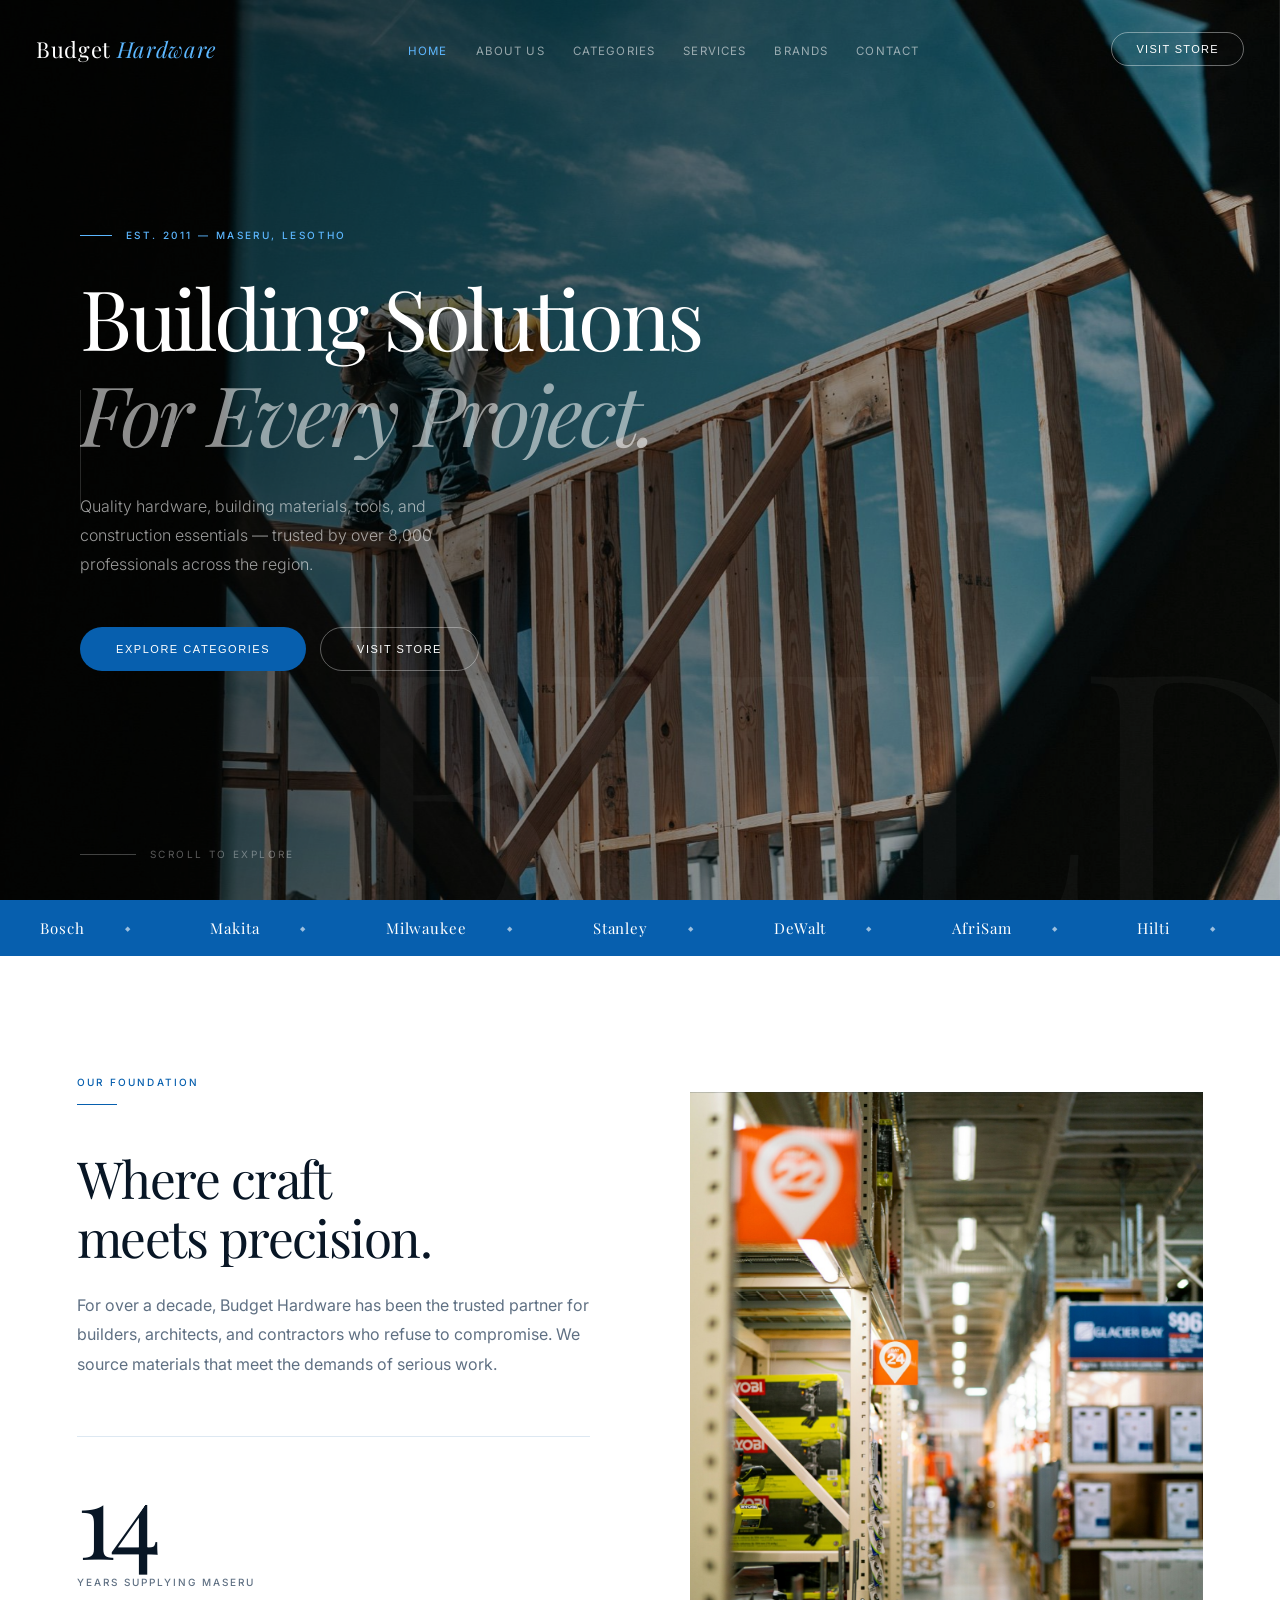
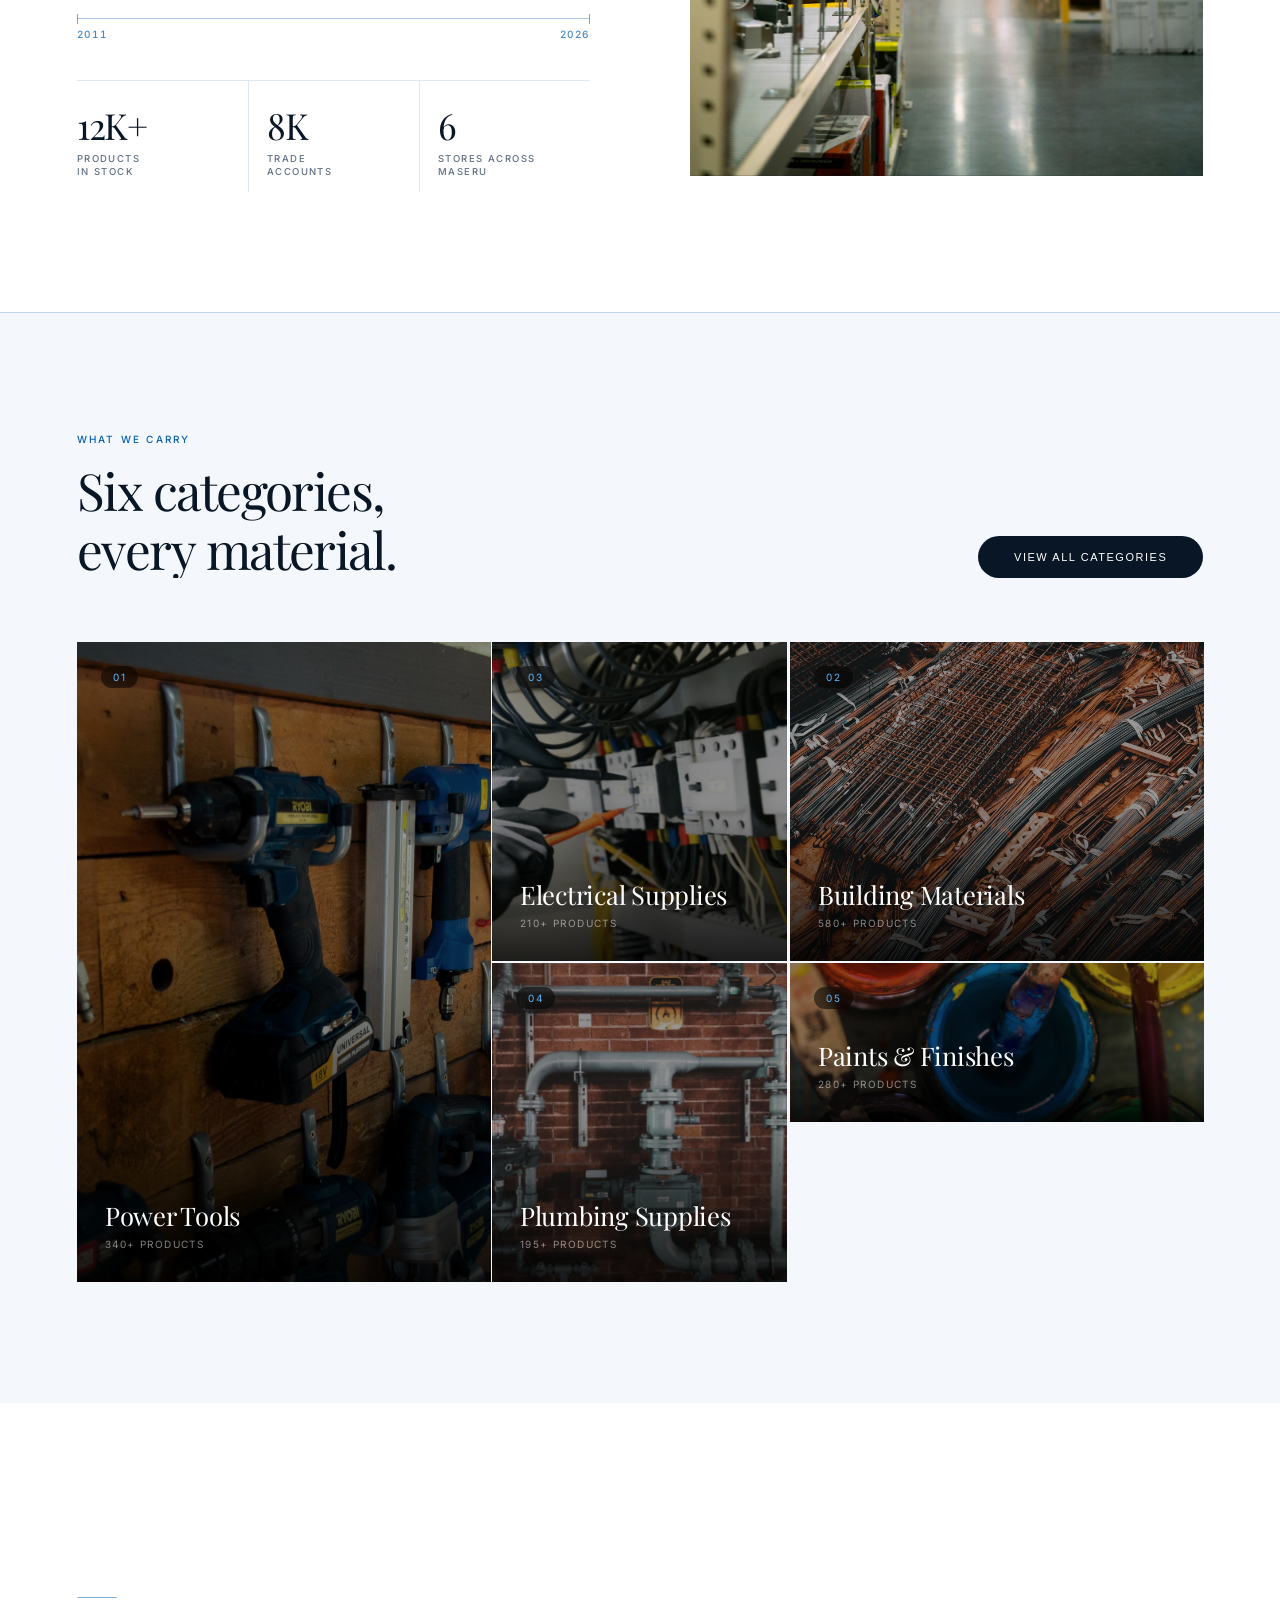
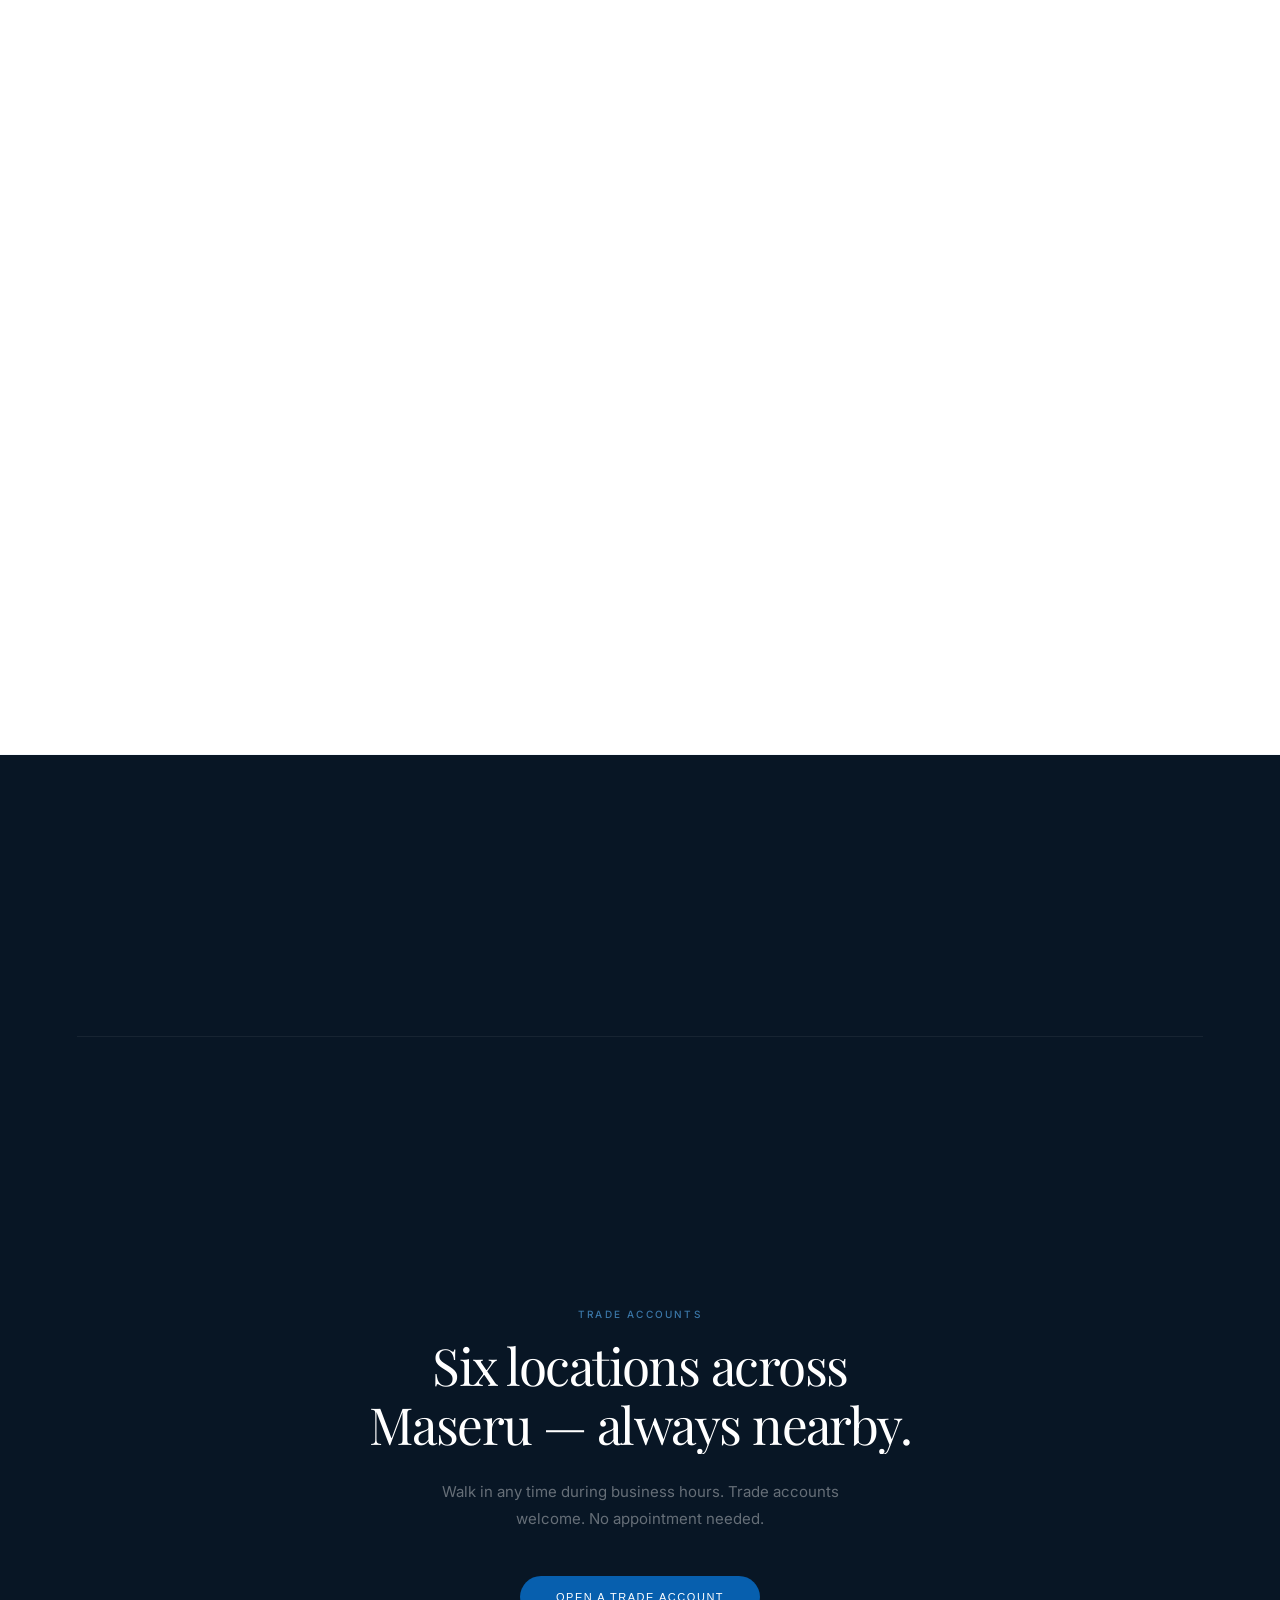
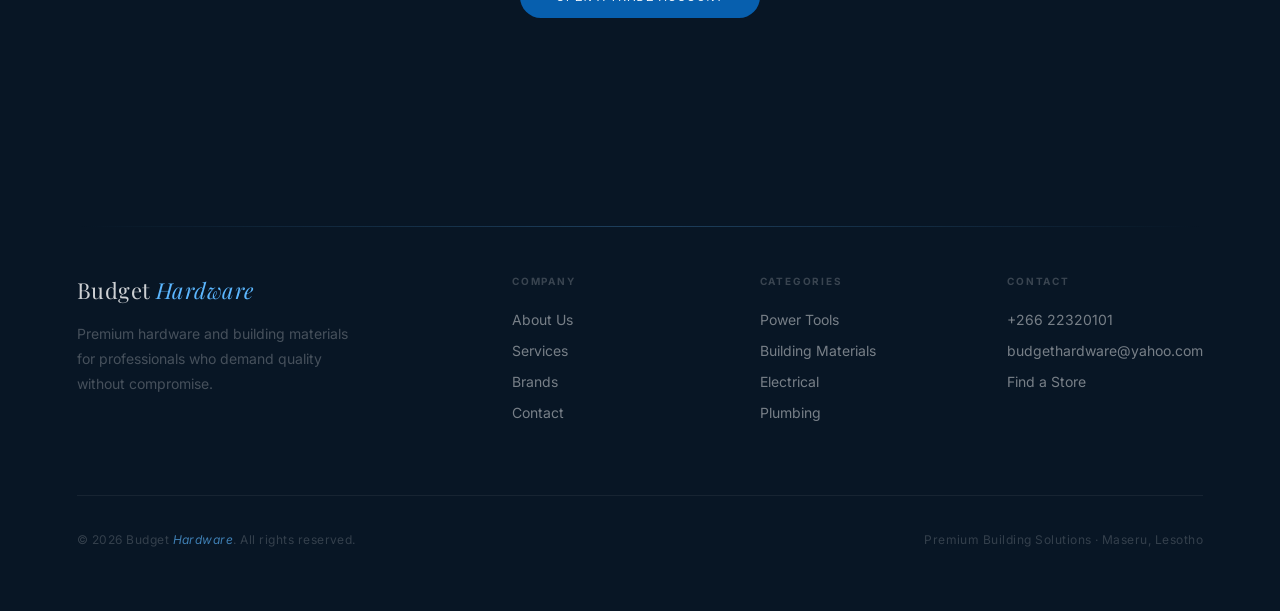
<file: Budget-Hardware-Website/index.html>
<!DOCTYPE html>
<html lang="en">
<head>
<meta charset="UTF-8"/>
<meta name="viewport" content="width=device-width, initial-scale=1.0"/>
<title>Budget Hardware — Premium Hardware & Building Solutions</title>
<link rel="preconnect" href="https://fonts.googleapis.com"/>
<link rel="preconnect" href="https://fonts.gstatic.com" crossorigin/>
<link href="https://fonts.googleapis.com/css2?family=Inter:wght@300;400;500;600&family=Playfair+Display:ital,wght@0,400;0,500;1,400&display=swap" rel="stylesheet"/>
<link rel="stylesheet" href="css/style.css?v=22"/>
</head>
<body data-page="home">

<a class="skip-link" href="#main">Skip to content</a>

<nav id="nav" class="transparent">
  <div class="nav-inner">
    <a class="nav-logo" href="index.html">Budget <em>Hardware</em></a>
    <ul class="nav-links">
      <li><a href="index.html" data-page="home">Home</a></li>
      <li><a href="about.html" data-page="about">About Us</a></li>
      <li><a href="categories.html" data-page="categories">Categories</a></li>
      <li><a href="services.html" data-page="services">Services</a></li>
      <li><a href="brands.html" data-page="brands">Brands</a></li>
      <li><a href="contact.html" data-page="contact">Contact</a></li>
    </ul>
    <button class="nav-cta" onclick="goPage('contact')">Visit Store</button>
    <button class="nav-menu-btn" id="navMenuBtn" aria-label="Open menu" aria-expanded="false" aria-controls="navMobilePanel"><span></span><span></span></button>
  </div>
</nav>

<div class="nav-mobile-backdrop" id="navMobileBackdrop"></div>
<div class="nav-mobile-panel" id="navMobilePanel" aria-label="Site menu">
  <p class="nav-mobile-eyebrow">Menu</p>
  <ul class="nav-mobile-links">
    <li><a href="index.html" data-page="home" class="active">Home</a></li>
    <li><a href="about.html" data-page="about">About Us</a></li>
    <li><a href="categories.html" data-page="categories">Categories</a></li>
    <li><a href="services.html" data-page="services">Services</a></li>
    <li><a href="brands.html" data-page="brands">Brands</a></li>
    <li><a href="contact.html" data-page="contact">Contact</a></li>
  </ul>
  <div class="nav-mobile-foot">
    <div class="nav-mobile-foot-rule"></div>
    <p class="nav-mobile-foot-label">Maseru Store</p>
    <p class="nav-mobile-foot-addr">23 Motsoene Road,<br>Behind Industrial Area Post Office</p>
    <a href="tel:+26622320101">+266 22320101</a>
    <a href="mailto:budgethardware@yahoo.com">budgethardware@yahoo.com</a>
    <button class="nav-mobile-cta" onclick="goPage('contact')">
      Get directions
      <svg viewBox="0 0 24 24" stroke-width="2" aria-hidden="true"><path d="M5 12h14M12 5l7 7-7 7"/></svg>
    </button>
  </div>
</div>

<main class="page active" id="main" data-page-id="home">

  <!-- HERO -->
  <section style="padding:0;margin:0;" class="hero">
    <div class="hero-bg" id="heroBg"></div>
    <div class="hero-overlay"></div>
    <div class="hero-word">BUILD</div>
    <div class="hero-line"></div>
    <div class="hero-content">
      <p class="hero-eyebrow">Est. 2011 — Maseru, Lesotho</p>
      <h1 class="hero-h1">Building Solutions <br class="br-lg"><em>For Every Project.</em></h1>
      <p class="hero-sub">Quality hardware, building materials, tools, and construction essentials — trusted by over 8,000 professionals across the region.</p>
      <div class="hero-btns">
        <button class="btn-primary" onclick="goPage('categories')">Explore Categories</button>
        <button class="btn-ghost" onclick="goPage('contact')">Visit Store</button>
      </div>
    </div>
    <div class="hero-scroll">
      <div class="scroll-line"></div>
      <span class="scroll-label">Scroll to explore</span>
    </div>
  </section>

  <!-- MARQUEE -->
  <div class="marquee-strip">
    <div class="marquee-track">
      <span class="marquee-item">Bosch</span>
      <span class="marquee-item">Makita</span>
      <span class="marquee-item">Milwaukee</span>
      <span class="marquee-item">Stanley</span>
      <span class="marquee-item">DeWalt</span>
      <span class="marquee-item">AfriSam</span>
      <span class="marquee-item">Hilti</span>
      <span class="marquee-item">Sika</span>
      <span class="marquee-item">Schneider</span>
      <span class="marquee-item">Grohe</span>
      <span class="marquee-item">3M</span>
      <span class="marquee-item">Knauf</span>
    </div>
  </div>

  <!-- INTRO -->
  <section class="intro">
    <div class="intro-grid">
      <div>
        <p class="section-eyebrow reveal">Our Foundation</p>
        <div class="divider reveal reveal-delay-1"></div>
        <h2 class="section-h2 reveal reveal-delay-1">Where craft <br class="br-lg">meets precision.</h2>
        <p class="section-body reveal reveal-delay-2">For over a decade, Budget Hardware has been the trusted partner for builders, architects, and contractors who refuse to compromise. We source materials that meet the demands of serious work.</p>
        <div class="foundation reveal reveal-delay-3">
          <div class="foundation-hero">
            <div class="foundation-figure" data-count>15</div>
            <p class="foundation-legend">Years supplying Maseru</p>
            <div class="dimension" aria-hidden="true"></div>
            <div class="dimension-ends"><span>2011</span><span>2026</span></div>
          </div>
          <ul class="foundation-marks">
            <li><a href="categories.html"><span class="mark-num" data-count>12K+</span><span class="mark-label">Products<br>in stock</span></a></li>
            <li><span class="mark-num" data-count>8K</span><span class="mark-label">Trade<br>accounts</span></li>
            <li><a href="contact.html"><span class="mark-num" data-count>6</span><span class="mark-label">Stores across<br>Maseru</span></a></li>
          </ul>
        </div>
      </div>
      <!-- img-curtain wraps the slideshow for the curtain reveal -->
      <div class="intro-img-wrap img-curtain reveal-right">
        <img class="intro-img active" src="images/intro1.jpg" alt="Warehouse interior" loading="lazy"/>
        <img class="intro-img" src="images/intro2.jpg" alt="Power tools" loading="lazy"/>
        <img class="intro-img" src="images/intro3.jpg" alt="Building materials" loading="lazy"/>
      </div>
    </div>
  </section>

  <div class="seam seam-full"></div>

  <!-- CATEGORIES — Bento Magazine -->
  <section class="cats-strip">
    <div class="cats-header reveal">
      <div>
        <p class="section-eyebrow">What We Carry</p>
        <h2 class="section-h2">Six categories, <br class="br-lg">every material.</h2>
      </div>
      <button class="btn-dark" onclick="goPage('categories')">View All Categories</button>
    </div>

    <div class="cats-magazine">
      <!-- Col 1: tall -->
      <a class="cat-card pop pop-l" href="categories.html" style="--pop:0">
        <img src="images/powertools.jpg" alt="Power Tools" loading="lazy"/>
        <div class="cat-card-overlay"></div>
        <span class="cat-label">01</span>
        <div class="cat-arrow"><svg viewBox="0 0 24 24" stroke-width="1.5"><path d="M5 12h14M12 5l7 7-7 7"/></svg></div>
        <div class="cat-info"><div class="cat-name">Power Tools</div><div class="cat-count">340+ products</div></div>
      </a>

      <!-- Col 2: two stacked -->
      <div class="cats-col-stacked">
        <a class="cat-card pop pop-l" href="categories.html" style="--pop:2">
          <img src="images/electricalsupplies.jpg" alt="Electrical Supplies" loading="lazy"/>
          <div class="cat-card-overlay"></div>
          <span class="cat-label">03</span>
          <div class="cat-arrow"><svg viewBox="0 0 24 24" stroke-width="1.5"><path d="M5 12h14M12 5l7 7-7 7"/></svg></div>
          <div class="cat-info"><div class="cat-name">Electrical Supplies</div><div class="cat-count">210+ products</div></div>
        </a>
        <a class="cat-card pop pop-r" href="categories.html" style="--pop:3">
          <img src="images/plumbing.jpg" alt="Plumbing" loading="lazy"/>
          <div class="cat-card-overlay"></div>
          <span class="cat-label">04</span>
          <div class="cat-arrow"><svg viewBox="0 0 24 24" stroke-width="1.5"><path d="M5 12h14M12 5l7 7-7 7"/></svg></div>
          <div class="cat-info"><div class="cat-name">Plumbing Supplies</div><div class="cat-count">195+ products</div></div>
        </a>
      </div>

      <!-- Col 3: half + two mini -->
      <div class="cats-col-stacked">
        <a class="cat-card pop pop-r" href="categories.html" style="--pop:1">
          <img src="images/buildingmaterials.jpg" alt="Building Materials" loading="lazy"/>
          <div class="cat-card-overlay"></div>
          <span class="cat-label">02</span>
          <div class="cat-arrow"><svg viewBox="0 0 24 24" stroke-width="1.5"><path d="M5 12h14M12 5l7 7-7 7"/></svg></div>
          <div class="cat-info"><div class="cat-name">Building Materials</div><div class="cat-count">580+ products</div></div>
        </a>
        <div class="cats-col-stacked">
          <a class="cat-card pop pop-l" href="categories.html" style="--pop:4">
            <img src="images/paint-finishes.jpg" alt="Paints" loading="lazy"/>
            <div class="cat-card-overlay"></div>
            <span class="cat-label">05</span>
            <div class="cat-arrow"><svg viewBox="0 0 24 24" stroke-width="1.5"><path d="M5 12h14M12 5l7 7-7 7"/></svg></div>
            <div class="cat-info"><div class="cat-name">Paints & Finishes</div><div class="cat-count">280+ products</div></div>
          </a>
          <a class="cat-card pop pop-r" href="categories.html" style="--pop:5">
            <img src="images/safety.jpg" alt="Safety Equipment" loading="lazy"/>
            <div class="cat-card-overlay"></div>
            <span class="cat-label">06</span>
            <div class="cat-arrow"><svg viewBox="0 0 24 24" stroke-width="1.5"><path d="M5 12h14M12 5l7 7-7 7"/></svg></div>
            <div class="cat-info"><div class="cat-name">Safety Equipment</div><div class="cat-count">150+ products</div></div>
          </a>
        </div>
      </div>
    </div>
  </section>

  <div class="seam seam-full"></div>

  <!-- FEATURE SPLIT -->
  <section class="feature-split">
    <div class="feature-split-inner">
      <div>
        <p class="section-eyebrow reveal">Why Budget Hardware</p>
        <div class="divider reveal reveal-delay-1"></div>
        <h2 class="section-h2 reveal reveal-delay-1">Built for the professionals who build everything else.</h2>
        <p class="section-body reveal reveal-delay-2">From residential renovations to commercial construction, Budget Hardware supports every scale of project with sourcing depth, expert consultation, and reliable delivery.</p>
        <div class="feature-list stagger">
          <div class="feature-item reveal"><span class="feature-dot"></span><span class="feature-text">Expert product sourcing — if we don't have it, we'll find it within 48 hours</span></div>
          <div class="feature-item reveal"><span class="feature-dot"></span><span class="feature-text">Same-day bulk order fulfilment for verified contractor accounts</span></div>
          <div class="feature-item reveal"><span class="feature-dot"></span><span class="feature-text">Dedicated project consultation and material quantity planning</span></div>
          <div class="feature-item reveal"><span class="feature-dot"></span><span class="feature-text">GPS-tracked fleet delivery across the region — on your schedule</span></div>
        </div>
      </div>
      <!-- img-curtain + depth-far on feature image -->
      <div class="img-curtain reveal-right depth-far">
        <img class="feature-img" src="https://images.unsplash.com/photo-1565008447742-97f6f38c985c?w=800&q=80" alt="Modern construction project" loading="lazy"/>
      </div>
    </div>
  </section>

  <div class="seam seam-full"></div>

  <!-- BRANDS MINI -->
  <section class="brands-mini">
    <div class="brands-mini-inner">
      <p class="section-eyebrow reveal">Trusted Partners</p>
      <h2 class="section-h2 reveal reveal-delay-1">The industry's best, <br class="br-lg">all in one place.</h2>
      <div class="brands-row">
        <a class="brand-logo reveal reveal-delay-1" href="brands.html">Bosch</a>
        <a class="brand-logo reveal reveal-delay-2" href="brands.html">Makita</a>
        <a class="brand-logo reveal reveal-delay-2" href="brands.html">Milwaukee</a>
        <a class="brand-logo reveal reveal-delay-3" href="brands.html">Stanley</a>
        <a class="brand-logo reveal reveal-delay-3" href="brands.html">DeWalt</a>
        <a class="brand-logo reveal reveal-delay-4" href="brands.html">AfriSam</a>
      </div>
    </div>
  </section>

  <!-- CTA DARK -->
  <section class="band band-dark band-center">
    <p class="section-eyebrow reveal" style="color:rgba(var(--blue-light-rgb),0.6)">Trade Accounts</p>
    <h2 class="section-h2 reveal reveal-delay-1" style="color:#fff;margin-bottom:24px">Six locations across Maseru — always nearby.</h2>
    <p class="band-lede reveal reveal-delay-2">Walk in any time during business hours. Trade accounts welcome. No appointment needed.</p>
    <button class="btn-primary reveal reveal-delay-3" onclick="goPage('contact')">Open a Trade Account</button>
  </section>

  <footer>
    <div class="footer-inner">
      <div class="footer-gold-line"></div>
      <div class="footer-top">
        <div>
          <div class="footer-brand">Budget <em>Hardware</em></div>
          <p class="footer-tagline">Premium hardware and building materials for professionals who demand quality without compromise.</p>
        </div>
        <div class="footer-col"><h4>Company</h4><a href="about.html">About Us</a><a href="services.html">Services</a><a href="brands.html">Brands</a><a href="contact.html">Contact</a></div>
        <div class="footer-col"><h4>Categories</h4><a href="categories.html">Power Tools</a><a href="categories.html">Building Materials</a><a href="categories.html">Electrical</a><a href="categories.html">Plumbing</a></div>
        <div class="footer-col"><h4>Contact</h4><a href="tel:+26622320101">+266 22320101</a><a href="mailto:budgethardware@yahoo.com">budgethardware@yahoo.com</a><a href="contact.html">Find a Store</a></div>
      </div>
      <div class="footer-bottom">
        <span class="footer-copy">© 2026 Budget <em>Hardware</em>. All rights reserved.</span>
        <span class="footer-copy">Premium Building Solutions · Maseru, Lesotho</span>
      </div>
    </div>
  </footer>
</main>

<!-- WhatsApp float — appears once the hero is scrolled past -->
<a class="wa-float" id="waFloat" href="https://wa.me/26622320101?text=Hi%20Budget%20Hardware%2C%20I%27d%20like%20to%20ask%20about%20" target="_blank" rel="noopener" aria-label="Chat with us on WhatsApp">
  <svg viewBox="0 0 24 24" aria-hidden="true"><path d="M17.47 14.38c-.3-.15-1.75-.86-2.02-.96-.27-.1-.47-.15-.67.15-.2.3-.77.96-.94 1.16-.17.2-.35.22-.64.07-.3-.15-1.25-.46-2.38-1.47-.88-.78-1.48-1.75-1.65-2.05-.17-.3-.02-.46.13-.6.13-.13.3-.35.45-.52.15-.17.2-.3.3-.5.1-.2.05-.37-.02-.52-.08-.15-.67-1.6-.92-2.2-.24-.58-.49-.5-.67-.51h-.57c-.2 0-.52.07-.8.37-.27.3-1.04 1.02-1.04 2.48s1.07 2.88 1.22 3.08c.15.2 2.1 3.2 5.08 4.49.71.3 1.26.49 1.69.63.71.22 1.36.19 1.87.12.57-.09 1.75-.72 2-1.41.25-.69.25-1.28.17-1.41-.07-.13-.27-.2-.57-.35M12.05 21.8h-.02a9.8 9.8 0 0 1-4.99-1.37l-.36-.21-3.71.97.99-3.62-.23-.37a9.78 9.78 0 0 1-1.5-5.22c0-5.4 4.4-9.8 9.82-9.8 2.62 0 5.08 1.03 6.93 2.88a9.74 9.74 0 0 1 2.87 6.93c0 5.4-4.4 9.8-9.8 9.8M20.5 3.49A11.74 11.74 0 0 0 12.05 0C5.5 0 .18 5.32.17 11.86c0 2.09.55 4.13 1.59 5.93L.07 24l6.35-1.66a11.9 11.9 0 0 0 5.67 1.44h.01c6.54 0 11.86-5.32 11.87-11.86a11.8 11.8 0 0 0-3.47-8.43"/></svg>
</a>
<script src="js/main.js?v=22"></script>
</body>
</html>
</file>
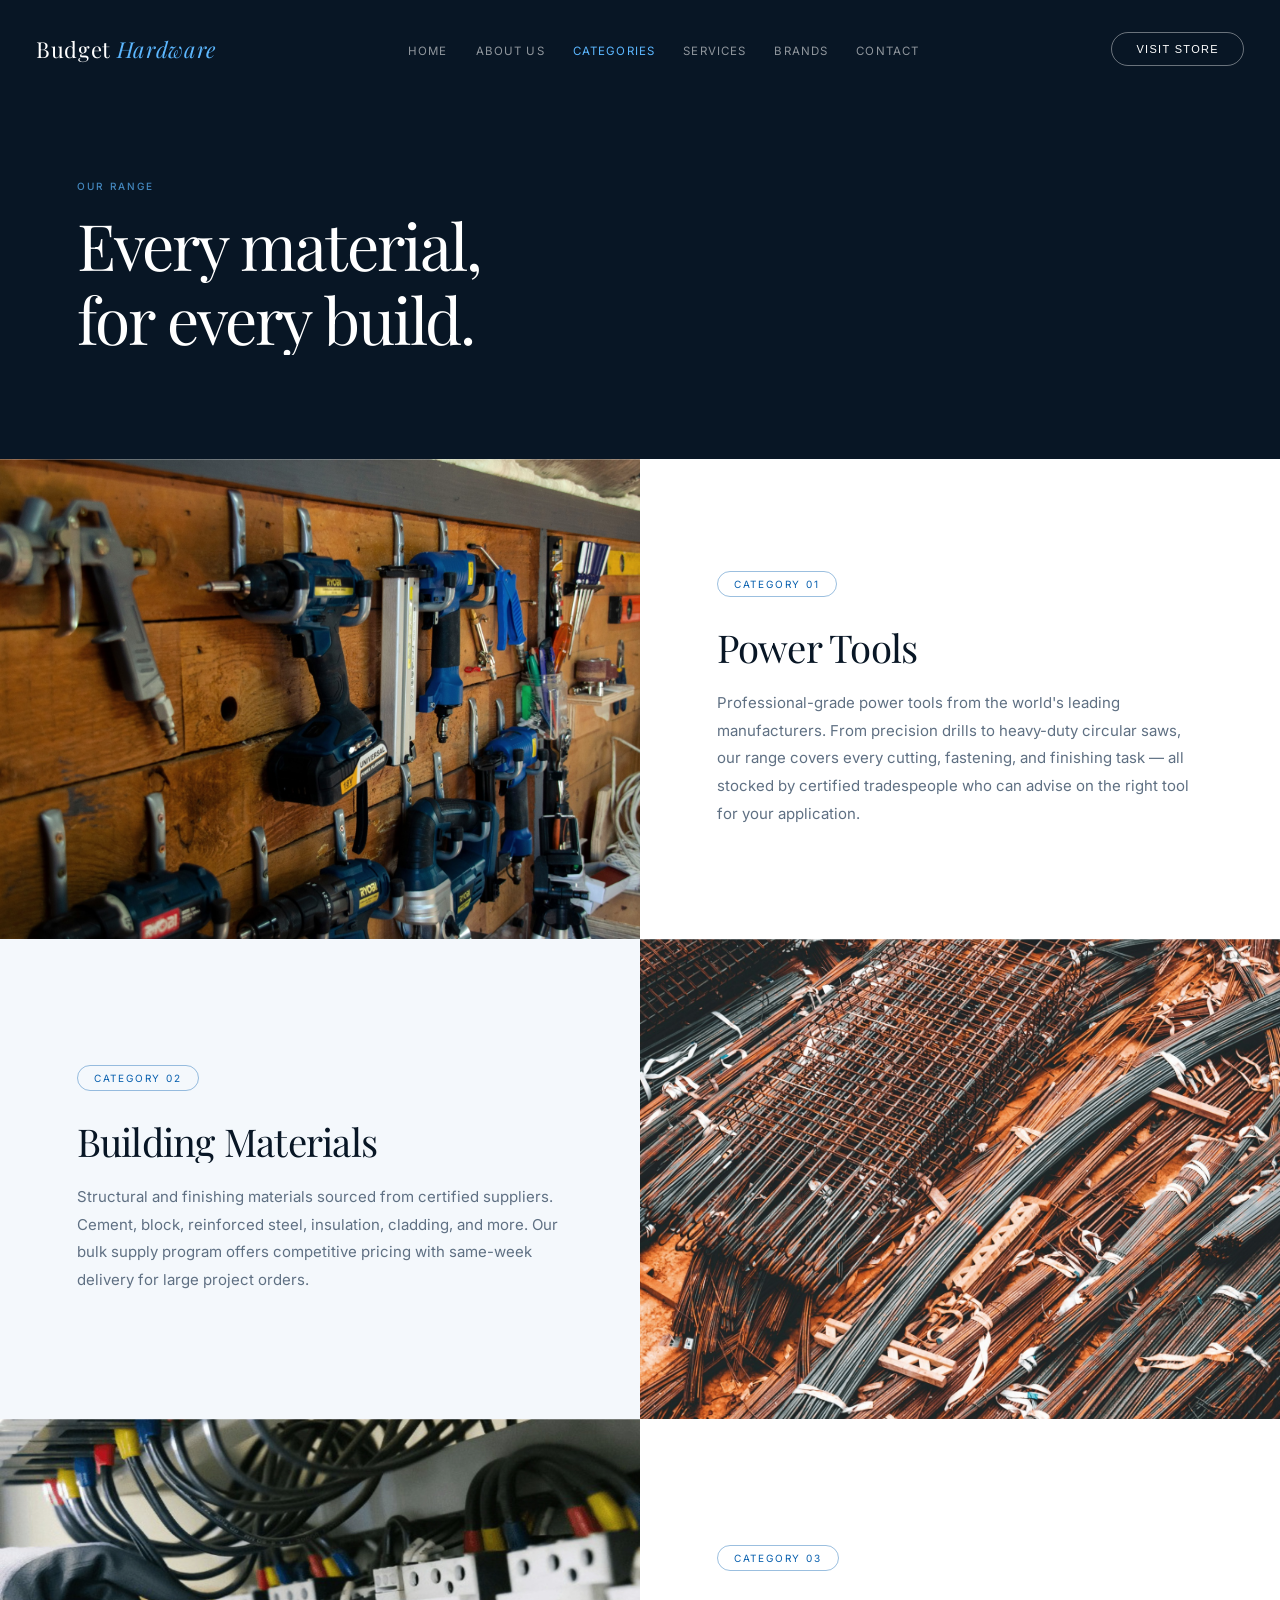
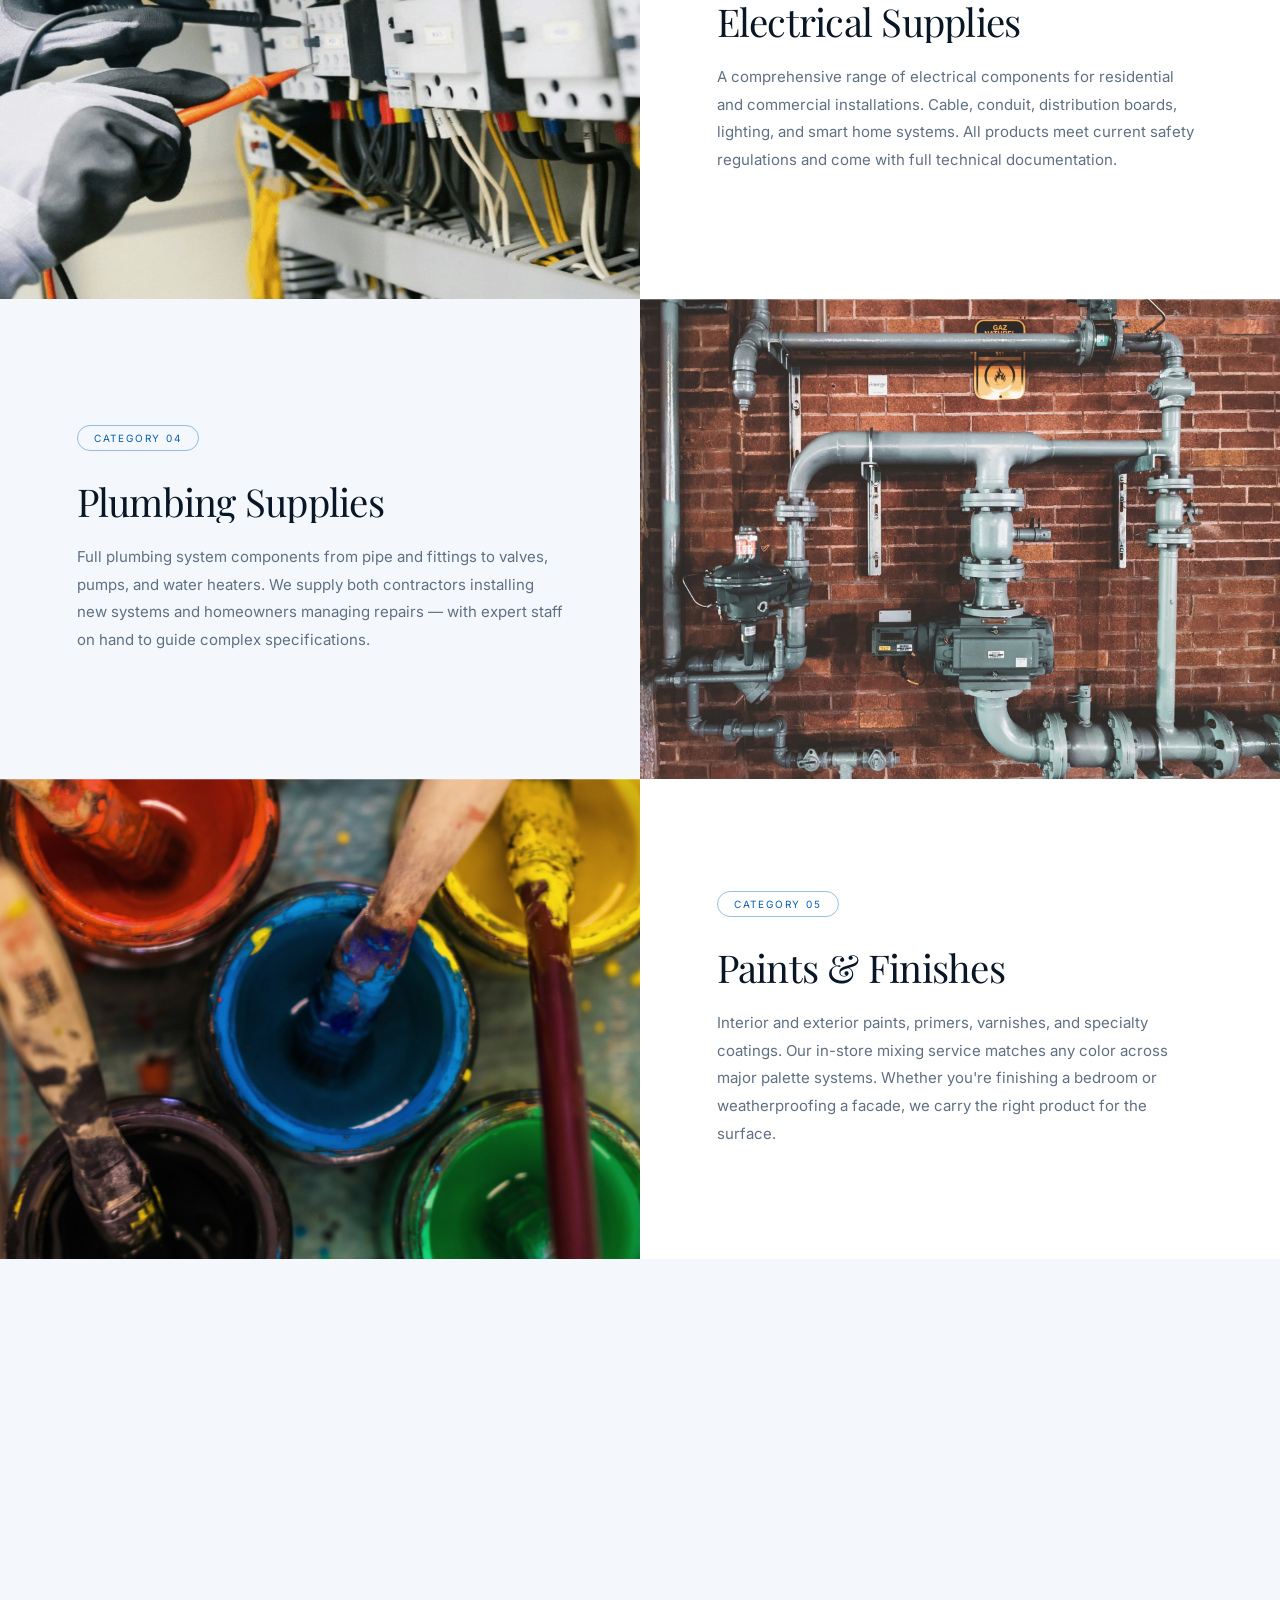
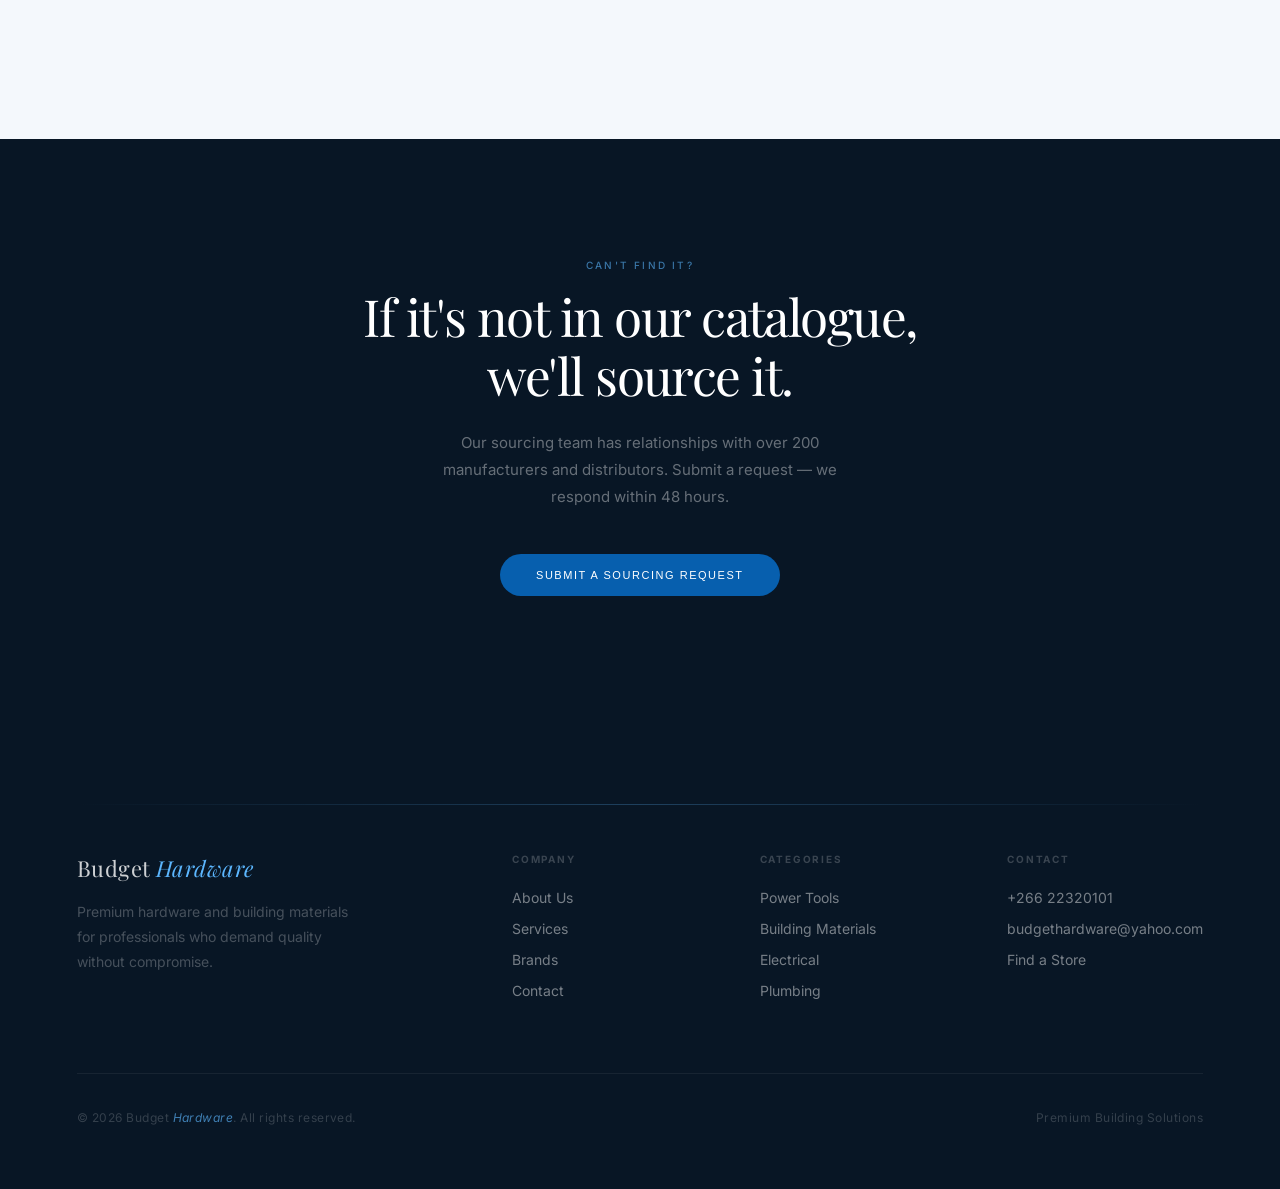
<file: Budget-Hardware-Website/categories.html>
<!DOCTYPE html>
<html lang="en">
<head>
<meta charset="UTF-8"/>
<meta name="viewport" content="width=device-width, initial-scale=1.0"/>
<title>Categories — Budget Hardware</title>
<link rel="preconnect" href="https://fonts.googleapis.com"/>
<link rel="preconnect" href="https://fonts.gstatic.com" crossorigin/>
<link href="https://fonts.googleapis.com/css2?family=Inter:wght@300;400;500;600&family=Playfair+Display:ital,wght@0,400;0,500;1,400&display=swap" rel="stylesheet"/>
<link rel="stylesheet" href="css/style.css?v=22"/>
</head>
<body data-page="categories">

<a class="skip-link" href="#main">Skip to content</a>

<nav id="nav" class="transparent">
  <div class="nav-inner">
    <a class="nav-logo" href="index.html">Budget <em>Hardware</em></a>
    <ul class="nav-links">
      <li><a href="index.html" data-page="home">Home</a></li>
      <li><a href="about.html" data-page="about">About Us</a></li>
      <li><a href="categories.html" data-page="categories">Categories</a></li>
      <li><a href="services.html" data-page="services">Services</a></li>
      <li><a href="brands.html" data-page="brands">Brands</a></li>
      <li><a href="contact.html" data-page="contact">Contact</a></li>
    </ul>
    <button class="nav-cta" onclick="goPage('contact')">Visit Store</button>
    <button class="nav-menu-btn" id="navMenuBtn" aria-label="Open menu" aria-expanded="false" aria-controls="navMobilePanel"><span></span><span></span></button>
  </div>
</nav>

<div class="nav-mobile-backdrop" id="navMobileBackdrop"></div>
<div class="nav-mobile-panel" id="navMobilePanel" aria-label="Site menu">
  <p class="nav-mobile-eyebrow">Menu</p>
  <ul class="nav-mobile-links">
    <li><a href="index.html" data-page="home">Home</a></li>
    <li><a href="about.html" data-page="about">About Us</a></li>
    <li><a href="categories.html" data-page="categories" class="active">Categories</a></li>
    <li><a href="services.html" data-page="services">Services</a></li>
    <li><a href="brands.html" data-page="brands">Brands</a></li>
    <li><a href="contact.html" data-page="contact">Contact</a></li>
  </ul>
  <div class="nav-mobile-foot">
    <div class="nav-mobile-foot-rule"></div>
    <p class="nav-mobile-foot-label">Maseru Store</p>
    <p class="nav-mobile-foot-addr">23 Motsoene Road,<br>Behind Industrial Area Post Office</p>
    <a href="tel:+26622320101">+266 22320101</a>
    <a href="mailto:budgethardware@yahoo.com">budgethardware@yahoo.com</a>
    <button class="nav-mobile-cta" onclick="goPage('contact')">
      Get directions
      <svg viewBox="0 0 24 24" stroke-width="2" aria-hidden="true"><path d="M5 12h14M12 5l7 7-7 7"/></svg>
    </button>
  </div>
</div>

<main class="page active" id="main" data-page-id="categories">
  <div class="cats-page-hero">
    <p class="section-eyebrow" style="color:rgba(var(--blue-light-rgb),0.7)">Our Range</p>
    <h1 class="section-h2 page-title">Every material, <br class="br-lg">for every build.</h1>
  </div>

  <div class="cats-full">
    <!-- Each cat-full-img gets img-curtain for the curtain wipe reveal -->
    <div class="cat-full-item">
      <div class="cat-full-img img-curtain reveal-left"><img src="images/powertools.jpg" alt="Power Tools" loading="lazy"/></div>
      <div class="cat-full-text reveal-right">
        <span class="cat-tag">Category 01</span>
        <h3 class="cat-full-h3">Power Tools</h3>
        <p class="cat-full-p">Professional-grade power tools from the world's leading manufacturers. From precision drills to heavy-duty circular saws, our range covers every cutting, fastening, and finishing task — all stocked by certified tradespeople who can advise on the right tool for your application.</p>
      </div>
    </div>
    <div class="cat-full-item">
      <div class="cat-full-img img-curtain reveal-right"><img src="images/buildingmaterials.jpg" alt="Building Materials" loading="lazy"/></div>
      <div class="cat-full-text reveal-left">
        <span class="cat-tag">Category 02</span>
        <h3 class="cat-full-h3">Building Materials</h3>
        <p class="cat-full-p">Structural and finishing materials sourced from certified suppliers. Cement, block, reinforced steel, insulation, cladding, and more. Our bulk supply program offers competitive pricing with same-week delivery for large project orders.</p>
      </div>
    </div>
    <div class="cat-full-item">
      <div class="cat-full-img img-curtain reveal-left"><img src="images/electricalsupplies.jpg" alt="Electrical Supplies" loading="lazy"/></div>
      <div class="cat-full-text reveal-right">
        <span class="cat-tag">Category 03</span>
        <h3 class="cat-full-h3">Electrical Supplies</h3>
        <p class="cat-full-p">A comprehensive range of electrical components for residential and commercial installations. Cable, conduit, distribution boards, lighting, and smart home systems. All products meet current safety regulations and come with full technical documentation.</p>
      </div>
    </div>
    <div class="cat-full-item">
      <div class="cat-full-img img-curtain reveal-right"><img src="images/plumbing.jpg" alt="Plumbing" loading="lazy"/></div>
      <div class="cat-full-text reveal-left">
        <span class="cat-tag">Category 04</span>
        <h3 class="cat-full-h3">Plumbing Supplies</h3>
        <p class="cat-full-p">Full plumbing system components from pipe and fittings to valves, pumps, and water heaters. We supply both contractors installing new systems and homeowners managing repairs — with expert staff on hand to guide complex specifications.</p>
      </div>
    </div>
    <div class="cat-full-item">
      <div class="cat-full-img img-curtain reveal-left"><img src="images/paint-finishes.jpg" alt="Paints" loading="lazy"/></div>
      <div class="cat-full-text reveal-right">
        <span class="cat-tag">Category 05</span>
        <h3 class="cat-full-h3">Paints & Finishes</h3>
        <p class="cat-full-p">Interior and exterior paints, primers, varnishes, and specialty coatings. Our in-store mixing service matches any color across major palette systems. Whether you're finishing a bedroom or weatherproofing a facade, we carry the right product for the surface.</p>
      </div>
    </div>
    <div class="cat-full-item">
      <div class="cat-full-img img-curtain reveal-right"><img src="images/safety.jpg" alt="Safety Equipment" loading="lazy"/></div>
      <div class="cat-full-text reveal-left">
        <span class="cat-tag">Category 06</span>
        <h3 class="cat-full-h3">Safety Equipment</h3>
        <p class="cat-full-p">Site safety is non-negotiable. We supply helmets, harnesses, gloves, eye protection, high-visibility workwear, and fall arrest systems — all meeting current safety standards and priced for teams ordering in bulk.</p>
      </div>
    </div>
  </div>

  <section class="band band-dark band-center">
    <p class="section-eyebrow reveal" style="color:rgba(var(--blue-light-rgb),0.6)">Can't Find It?</p>
    <h2 class="section-h2 reveal reveal-delay-1" style="color:#fff;margin-bottom:24px">If it's not in our catalogue, we'll source it.</h2>
    <p class="band-lede reveal reveal-delay-2">Our sourcing team has relationships with over 200 manufacturers and distributors. Submit a request — we respond within 48 hours.</p>
    <button class="btn-primary reveal reveal-delay-3" onclick="goPage('contact')">Submit a Sourcing Request</button>
  </section>

  <footer>
    <div class="footer-inner">
      <div class="footer-accent-line"></div>
      <div class="footer-top">
        <div><div class="footer-brand">Budget <em>Hardware</em></div><p class="footer-tagline">Premium hardware and building materials for professionals who demand quality without compromise.</p></div>
        <div class="footer-col"><h4>Company</h4><a href="about.html">About Us</a><a href="services.html">Services</a><a href="brands.html">Brands</a><a href="contact.html">Contact</a></div>
        <div class="footer-col"><h4>Categories</h4><a href="categories.html">Power Tools</a><a href="categories.html">Building Materials</a><a href="categories.html">Electrical</a><a href="categories.html">Plumbing</a></div>
        <div class="footer-col"><h4>Contact</h4><a href="tel:+26622320101">+266 22320101</a><a href="mailto:budgethardware@yahoo.com">budgethardware@yahoo.com</a><a href="contact.html">Find a Store</a></div>
      </div>
      <div class="footer-bottom"><span class="footer-copy">© 2026 Budget <em>Hardware</em>. All rights reserved.</span><span class="footer-copy">Premium Building Solutions</span></div>
    </div>
  </footer>
</main>

<!-- WhatsApp float — appears once the hero is scrolled past -->
<a class="wa-float" id="waFloat" href="https://wa.me/26622320101?text=Hi%20Budget%20Hardware%2C%20I%27d%20like%20to%20ask%20about%20" target="_blank" rel="noopener" aria-label="Chat with us on WhatsApp">
  <svg viewBox="0 0 24 24" aria-hidden="true"><path d="M17.47 14.38c-.3-.15-1.75-.86-2.02-.96-.27-.1-.47-.15-.67.15-.2.3-.77.96-.94 1.16-.17.2-.35.22-.64.07-.3-.15-1.25-.46-2.38-1.47-.88-.78-1.48-1.75-1.65-2.05-.17-.3-.02-.46.13-.6.13-.13.3-.35.45-.52.15-.17.2-.3.3-.5.1-.2.05-.37-.02-.52-.08-.15-.67-1.6-.92-2.2-.24-.58-.49-.5-.67-.51h-.57c-.2 0-.52.07-.8.37-.27.3-1.04 1.02-1.04 2.48s1.07 2.88 1.22 3.08c.15.2 2.1 3.2 5.08 4.49.71.3 1.26.49 1.69.63.71.22 1.36.19 1.87.12.57-.09 1.75-.72 2-1.41.25-.69.25-1.28.17-1.41-.07-.13-.27-.2-.57-.35M12.05 21.8h-.02a9.8 9.8 0 0 1-4.99-1.37l-.36-.21-3.71.97.99-3.62-.23-.37a9.78 9.78 0 0 1-1.5-5.22c0-5.4 4.4-9.8 9.82-9.8 2.62 0 5.08 1.03 6.93 2.88a9.74 9.74 0 0 1 2.87 6.93c0 5.4-4.4 9.8-9.8 9.8M20.5 3.49A11.74 11.74 0 0 0 12.05 0C5.5 0 .18 5.32.17 11.86c0 2.09.55 4.13 1.59 5.93L.07 24l6.35-1.66a11.9 11.9 0 0 0 5.67 1.44h.01c6.54 0 11.86-5.32 11.87-11.86a11.8 11.8 0 0 0-3.47-8.43"/></svg>
</a>
<script src="js/main.js?v=22"></script>
</body>
</html>
</file>
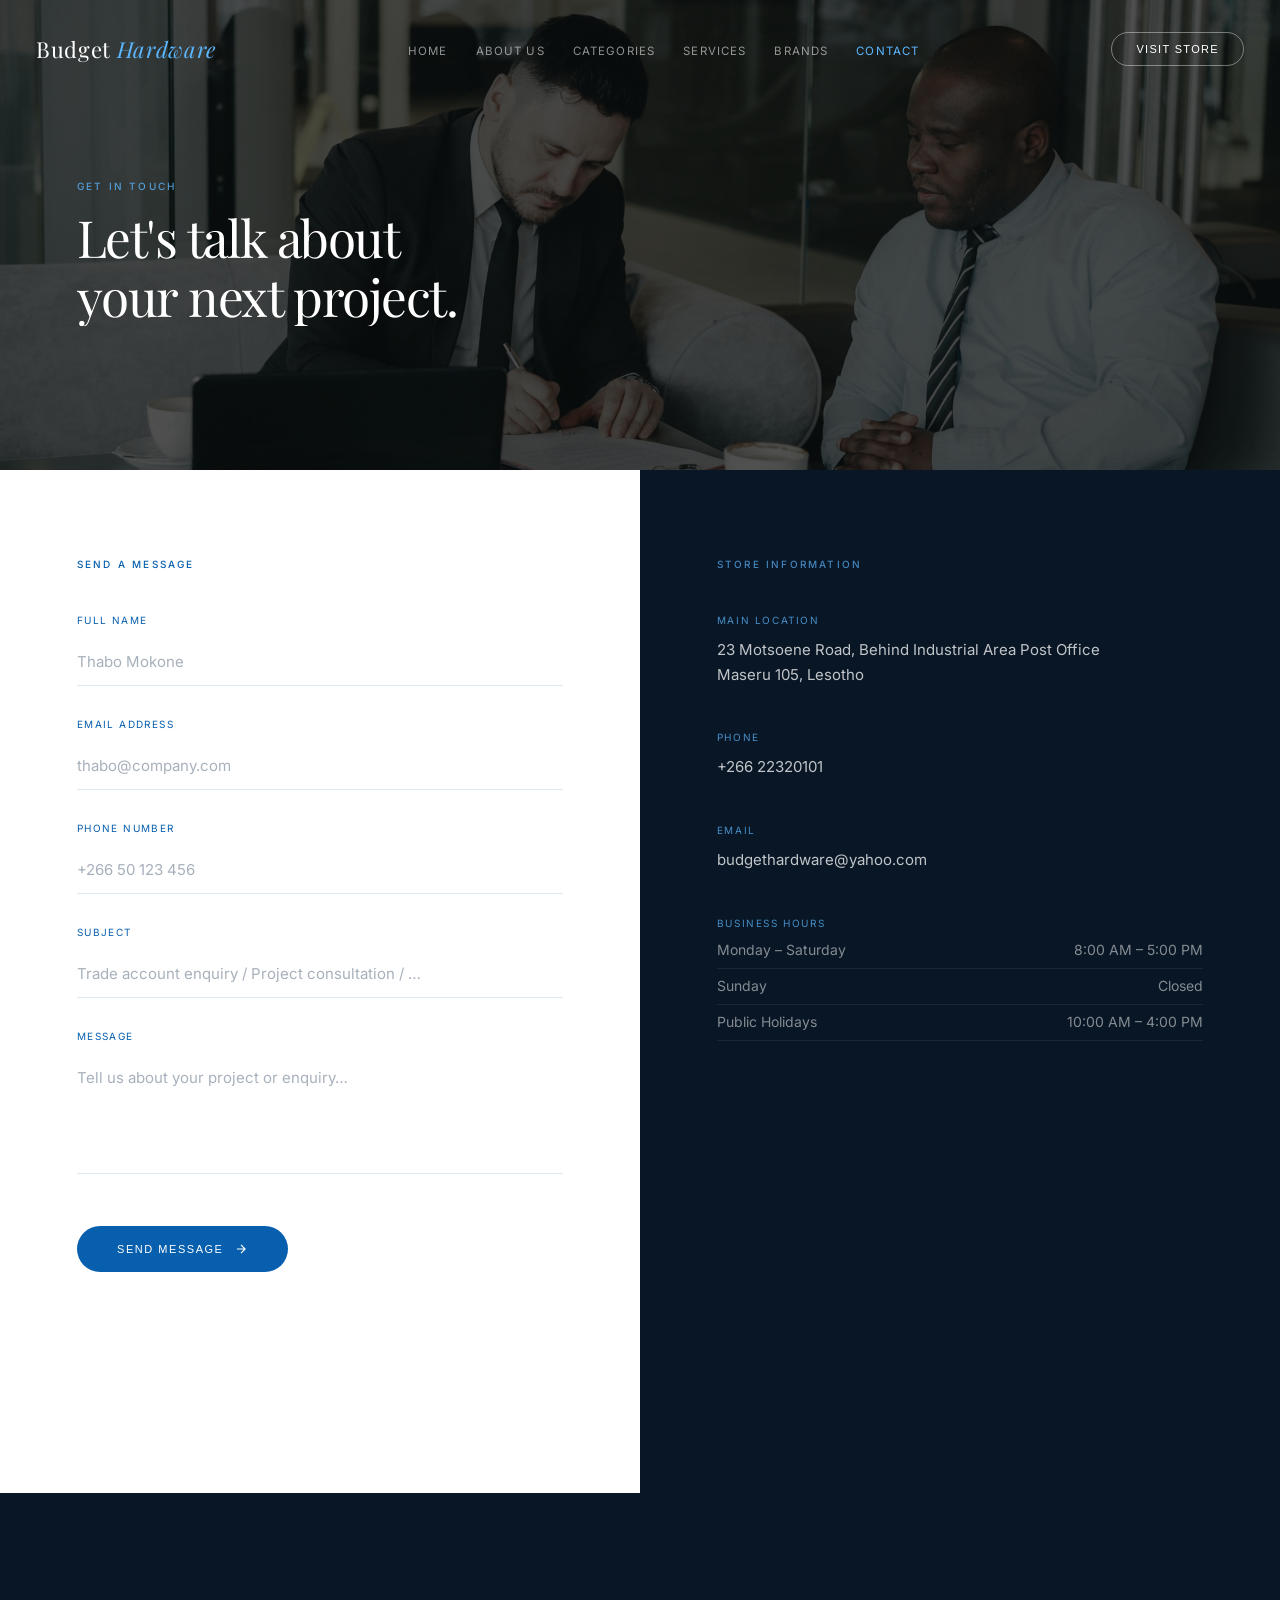
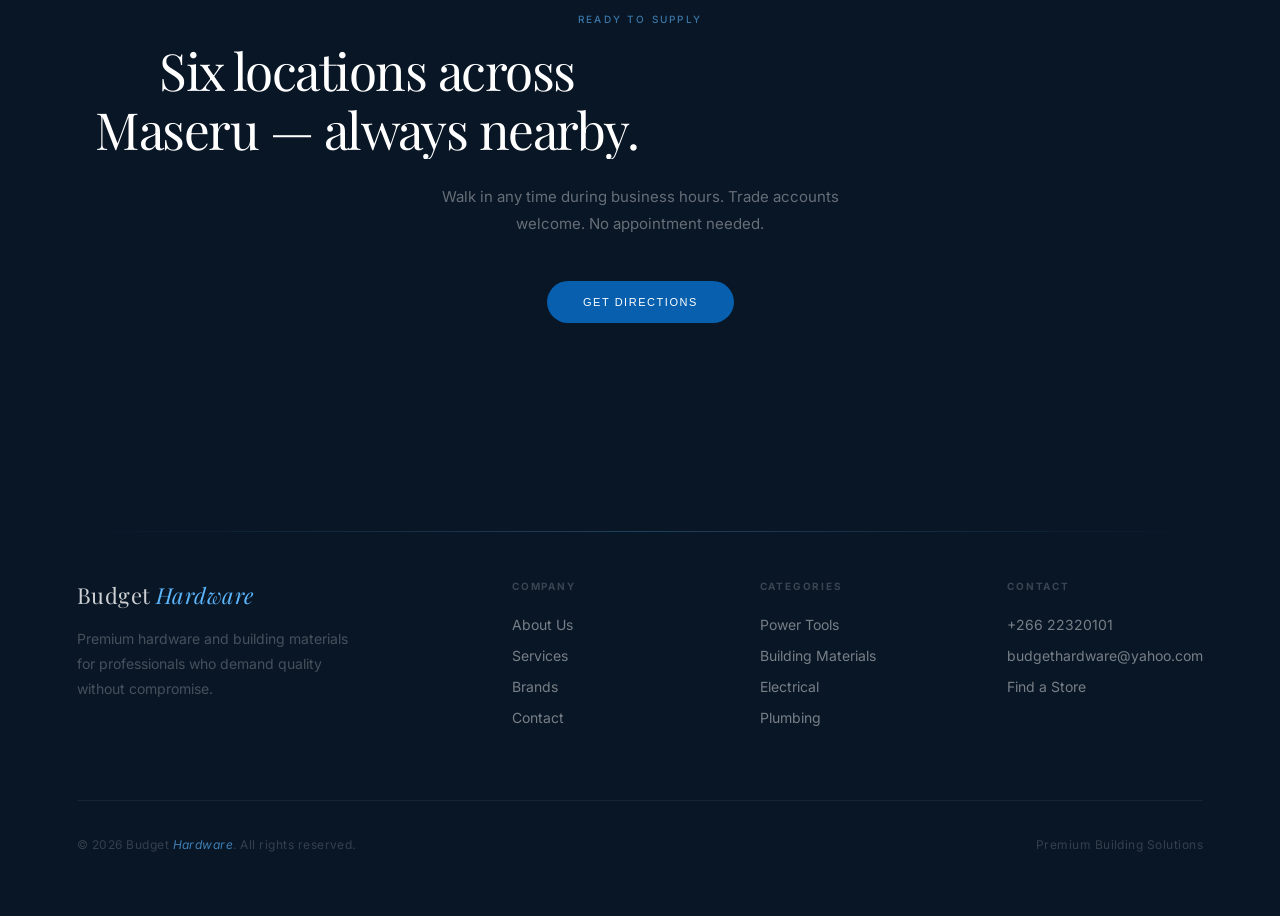
<file: Budget-Hardware-Website/contact.html>
<!DOCTYPE html>
<html lang="en">
<head>
<meta charset="UTF-8"/>
<meta name="viewport" content="width=device-width, initial-scale=1.0"/>
<title>Contact — Budget Hardware</title>
<link rel="preconnect" href="https://fonts.googleapis.com"/>
<link rel="preconnect" href="https://fonts.gstatic.com" crossorigin/>
<link href="https://fonts.googleapis.com/css2?family=Inter:wght@300;400;500;600&family=Playfair+Display:ital,wght@0,400;0,500;1,400&display=swap" rel="stylesheet"/>
<link rel="stylesheet" href="css/style.css?v=22"/>
</head>
<body data-page="contact">

<a class="skip-link" href="#main">Skip to content</a>

<nav id="nav" class="transparent">
  <div class="nav-inner">
    <a class="nav-logo" href="index.html">Budget <em>Hardware</em></a>
    <ul class="nav-links">
      <li><a href="index.html" data-page="home">Home</a></li>
      <li><a href="about.html" data-page="about">About Us</a></li>
      <li><a href="categories.html" data-page="categories">Categories</a></li>
      <li><a href="services.html" data-page="services">Services</a></li>
      <li><a href="brands.html" data-page="brands">Brands</a></li>
      <li><a href="contact.html" data-page="contact">Contact</a></li>
    </ul>
    <button class="nav-cta" onclick="goPage('contact')">Visit Store</button>
    <button class="nav-menu-btn" id="navMenuBtn" aria-label="Open menu" aria-expanded="false" aria-controls="navMobilePanel"><span></span><span></span></button>
  </div>
</nav>

<div class="nav-mobile-backdrop" id="navMobileBackdrop"></div>
<div class="nav-mobile-panel" id="navMobilePanel" aria-label="Site menu">
  <p class="nav-mobile-eyebrow">Menu</p>
  <ul class="nav-mobile-links">
    <li><a href="index.html" data-page="home">Home</a></li>
    <li><a href="about.html" data-page="about">About Us</a></li>
    <li><a href="categories.html" data-page="categories">Categories</a></li>
    <li><a href="services.html" data-page="services">Services</a></li>
    <li><a href="brands.html" data-page="brands">Brands</a></li>
    <li><a href="contact.html" data-page="contact" class="active">Contact</a></li>
  </ul>
  <div class="nav-mobile-foot">
    <div class="nav-mobile-foot-rule"></div>
    <p class="nav-mobile-foot-label">Maseru Store</p>
    <p class="nav-mobile-foot-addr">23 Motsoene Road,<br>Behind Industrial Area Post Office</p>
    <a href="tel:+26622320101">+266 22320101</a>
    <a href="mailto:budgethardware@yahoo.com">budgethardware@yahoo.com</a>
    <button class="nav-mobile-cta" onclick="goPage('contact')">
      Get directions
      <svg viewBox="0 0 24 24" stroke-width="2" aria-hidden="true"><path d="M5 12h14M12 5l7 7-7 7"/></svg>
    </button>
  </div>
</div>

<main class="page active" id="main" data-page-id="contact">
  <section class="band-hero" style="position:relative;overflow:hidden;">
    <div style="position:absolute;inset:0;z-index:0;">
      <img src="images/contacthero.jpg" alt="Contact" style="width:100%;height:100%;object-fit:cover;filter:brightness(0.4) saturate(0.7);"/>
    </div>
    <div style="position:relative;z-index:1;">
      <p class="section-eyebrow" style="color:rgba(var(--blue-light-rgb),0.8)">Get in Touch</p>
      <h1 class="section-h2 page-title">Let's talk about <br class="br-lg">your next project.</h1>
    </div>
  </section>

  <div class="contact-body">
    <div class="contact-grid">
      <div class="contact-form-side reveal-left">
        <p class="section-eyebrow" style="margin-bottom:44px">Send a Message</p>
        <div class="form-group">
          <label class="form-label">Full Name</label>
          <input class="form-input" type="text" placeholder="Thabo Mokone"/>
        </div>
        <div class="form-group">
          <label class="form-label">Email Address</label>
          <input class="form-input" type="email" placeholder="thabo@company.com"/>
        </div>
        <div class="form-group">
          <label class="form-label">Phone Number</label>
          <input class="form-input" type="tel" placeholder="+266 50 123 456"/>
        </div>
        <div class="form-group">
          <label class="form-label">Subject</label>
          <input class="form-input" type="text" placeholder="Trade account enquiry / Project consultation / …"/>
        </div>
        <div class="form-group">
          <label class="form-label">Message</label>
          <textarea class="form-textarea" placeholder="Tell us about your project or enquiry…"></textarea>
        </div>
        <button class="form-submit">
          Send Message
          <svg width="14" height="14" viewBox="0 0 24 24" fill="none" stroke="currentColor" stroke-width="2"><path d="M5 12h14M12 5l7 7-7 7"/></svg>
        </button>
      </div>

      <div class="contact-info-side reveal-right stagger">
        <p class="section-eyebrow" style="color:rgba(var(--blue-light-rgb),0.7);margin-bottom:44px">Store Information</p>
        <div class="info-item reveal">
          <div class="info-label">Main Location</div>
          <div class="info-val">23 Motsoene Road, Behind Industrial Area Post Office<br>Maseru 105, Lesotho</div>
        </div>
        <div class="info-item reveal">
          <div class="info-label">Phone</div>
          <div class="info-val"><a href="tel:+26622320101">+266 22320101</a></div>
        </div>
        <div class="info-item reveal">
          <div class="info-label">Email</div>
          <div class="info-val"><a href="mailto:budgethardware@yahoo.com">budgethardware@yahoo.com</a></div>
        </div>
        <div class="info-item reveal">
          <div class="info-label">Business Hours</div>
          <div class="hours-grid">
            <div class="hours-row"><span>Monday – Saturday</span><span>8:00 AM – 5:00 PM</span></div>
            <div class="hours-row"><span>Sunday</span><span>Closed</span></div>
            <div class="hours-row"><span>Public Holidays</span><span>10:00 AM – 4:00 PM</span></div>
          </div>
        </div>
        <!-- Map: full colour, no filter -->
        <div style="margin-top:44px;width:100%;height:320px;overflow:hidden;border-radius:4px;">
          <iframe
            src="https://www.google.com/maps/embed?pb=!1m18!1m12!1m3!1d2904.0882127969085!2d27.476179074836107!3d-29.297909897059874!2m3!1f0!2f0!3f0!3m2!1i1024!2i768!4f13.1!3m3!1m2!1s0x1e8dcb754306aab1%3A0xaba335930c9a79a5!2sBudget%20Hardware!5e1!3m2!1sen!2seg!4v1782140284608!5m2!1sen!2seg"
            width="100%" height="320" style="border:0;display:block;"
            allowfullscreen="" loading="lazy" referrerpolicy="no-referrer-when-downgrade">
          </iframe>
        </div>
      </div>
    </div>
  </div>

  <section class="band band-dark band-center">
    <p class="section-eyebrow reveal" style="color:rgba(var(--blue-light-rgb),0.6)">Ready to Supply</p>
    <h2 class="section-h2 reveal reveal-delay-1" style="color:#fff;margin:16px 0 24px">Six locations across Maseru — always nearby.</h2>
    <p class="band-lede reveal reveal-delay-2">Walk in any time during business hours. Trade accounts welcome. No appointment needed.</p>
    <button class="btn-primary reveal reveal-delay-3">Get Directions</button>
  </section>

  <footer>
    <div class="footer-inner">
      <div class="footer-accent-line"></div>
      <div class="footer-top">
        <div><div class="footer-brand">Budget <em>Hardware</em></div><p class="footer-tagline">Premium hardware and building materials for professionals who demand quality without compromise.</p></div>
        <div class="footer-col"><h4>Company</h4><a href="about.html">About Us</a><a href="services.html">Services</a><a href="brands.html">Brands</a><a href="contact.html">Contact</a></div>
        <div class="footer-col"><h4>Categories</h4><a href="categories.html">Power Tools</a><a href="categories.html">Building Materials</a><a href="categories.html">Electrical</a><a href="categories.html">Plumbing</a></div>
        <div class="footer-col"><h4>Contact</h4><a href="tel:+26622320101">+266 22320101</a><a href="mailto:budgethardware@yahoo.com">budgethardware@yahoo.com</a><a href="contact.html">Find a Store</a></div>
      </div>
      <div class="footer-bottom"><span class="footer-copy">© 2026 Budget <em>Hardware</em>. All rights reserved.</span><span class="footer-copy">Premium Building Solutions</span></div>
    </div>
  </footer>
</main>

<!-- WhatsApp float — appears once the hero is scrolled past -->
<a class="wa-float" id="waFloat" href="https://wa.me/26622320101?text=Hi%20Budget%20Hardware%2C%20I%27d%20like%20to%20ask%20about%20" target="_blank" rel="noopener" aria-label="Chat with us on WhatsApp">
  <svg viewBox="0 0 24 24" aria-hidden="true"><path d="M17.47 14.38c-.3-.15-1.75-.86-2.02-.96-.27-.1-.47-.15-.67.15-.2.3-.77.96-.94 1.16-.17.2-.35.22-.64.07-.3-.15-1.25-.46-2.38-1.47-.88-.78-1.48-1.75-1.65-2.05-.17-.3-.02-.46.13-.6.13-.13.3-.35.45-.52.15-.17.2-.3.3-.5.1-.2.05-.37-.02-.52-.08-.15-.67-1.6-.92-2.2-.24-.58-.49-.5-.67-.51h-.57c-.2 0-.52.07-.8.37-.27.3-1.04 1.02-1.04 2.48s1.07 2.88 1.22 3.08c.15.2 2.1 3.2 5.08 4.49.71.3 1.26.49 1.69.63.71.22 1.36.19 1.87.12.57-.09 1.75-.72 2-1.41.25-.69.25-1.28.17-1.41-.07-.13-.27-.2-.57-.35M12.05 21.8h-.02a9.8 9.8 0 0 1-4.99-1.37l-.36-.21-3.71.97.99-3.62-.23-.37a9.78 9.78 0 0 1-1.5-5.22c0-5.4 4.4-9.8 9.82-9.8 2.62 0 5.08 1.03 6.93 2.88a9.74 9.74 0 0 1 2.87 6.93c0 5.4-4.4 9.8-9.8 9.8M20.5 3.49A11.74 11.74 0 0 0 12.05 0C5.5 0 .18 5.32.17 11.86c0 2.09.55 4.13 1.59 5.93L.07 24l6.35-1.66a11.9 11.9 0 0 0 5.67 1.44h.01c6.54 0 11.86-5.32 11.87-11.86a11.8 11.8 0 0 0-3.47-8.43"/></svg>
</a>
<script src="js/main.js?v=22"></script>
</body>
</html>
</file>
<file: Budget-Hardware-Website/css/style.css>
/* ═══════════════════════════════════════════════
   BUDGET HARDWARE — Premium Redesign + Motion System
   Palette: Deep Navy · Clean White · Budget Blue
   ═══════════════════════════════════════════════ */

*, *::before, *::after { margin: 0; padding: 0; box-sizing: border-box; }

:root {
  --bg:       #F4F8FC;
  --white:    #FFFFFF;
  --ink:      #081625;
  --ink2:     #0D2034;
  --blue:     #075FAE;
  --blue-h:   #044982;
  --blue-light: #5CB7FF;
  --blue-rgb: 7,95,174;
  --blue-light-rgb: 92,183,255;
  --muted:    #5F7083;
  --border:   #DDE8F2;
  --sans:     'Inter', system-ui, sans-serif;
  --serif:    'Playfair Display', Georgia, serif;

  /* Fluid layout rhythm — one source of truth for horizontal gutters
     and vertical band spacing. Scales 22px → 80px across viewports so
     no breakpoint is ever left with desktop padding on a phone. */
  --gutter:      clamp(22px, 6vw, 80px);
  --band-y:      clamp(64px, 10vw, 120px);
  --band-y-lg:   clamp(80px, 12vw, 180px);
  --band-y-hero: clamp(116px, 22vw, 180px);
  --stack-gap:   clamp(36px, 8vw, 100px);
}

html { scroll-behavior: smooth; overflow-x: hidden; }
body {
  font-family: var(--sans); background: var(--bg); color: var(--ink);
  overflow-x: hidden;
  overscroll-behavior-x: none;   /* no horizontal rubber-banding */
  width: 100%;
}

/* ══════════════════════════════════════════════
   CUSTOM CURSOR
   ══════════════════════════════════════════════ */
* { cursor: none; }
@media (hover: none), (max-width: 1024px) {
  * { cursor: auto; }
  .cursor-dot, .cursor-ring { display: none !important; }
}
.cursor-dot {
  position: fixed; top: 0; left: 0; width: 6px; height: 6px;
  background: var(--blue); border-radius: 50%;
  pointer-events: none; z-index: 9999;
  transform: translate(-50%, -50%);
  will-change: transform;
}
.cursor-ring {
  position: fixed; top: 0; left: 0; width: 36px; height: 36px;
  border: 1px solid rgba(var(--blue-rgb),0.5); border-radius: 50%;
  pointer-events: none; z-index: 9998;
  transform: translate(-50%, -50%);
  transition: width 0.35s cubic-bezier(0.16,1,0.3,1),
              height 0.35s cubic-bezier(0.16,1,0.3,1),
              border-color 0.3s, background 0.3s;
  will-change: transform;
  display: flex; align-items: center; justify-content: center;
}
.cursor-ring.hovering {
  width: 72px; height: 72px;
  background: rgba(var(--blue-rgb),0.08);
  border-color: var(--blue);
}
.cursor-ring.hovering::after {
  content: 'VIEW';
  font-family: var(--sans); font-size: 8px; letter-spacing: 0.2em;
  color: var(--blue); font-weight: 500;
}
.cursor-ring.clicking {
  width: 28px; height: 28px;
  background: rgba(var(--blue-rgb),0.2);
}

/* ══════════════════════════════════════════════
   SCROLL REVEAL BASE SYSTEM
   ══════════════════════════════════════════════ */
.reveal {
  opacity: 0; transform: translateY(46px) scale(0.985);
  transition: opacity 0.85s cubic-bezier(0.16,1,0.3,1), transform 0.9s cubic-bezier(0.16,1,0.3,1);
  transition-delay: var(--d, 0ms);
}
.reveal.visible { opacity: 1; transform: translateY(0) scale(1); }
.reveal-delay-1 { transition-delay: 0.1s; }
.reveal-delay-2 { transition-delay: 0.2s; }
.reveal-delay-3 { transition-delay: 0.32s; }
.reveal-delay-4 { transition-delay: 0.44s; }
.reveal-delay-5 { transition-delay: 0.56s; }
.reveal-left {
  opacity: 0; transform: translateX(-56px);
  transition: opacity 0.9s cubic-bezier(0.16,1,0.3,1), transform 0.95s cubic-bezier(0.16,1,0.3,1);
  transition-delay: var(--d, 0ms);
}
.reveal-left.visible { opacity: 1; transform: translateX(0); }
.reveal-right {
  opacity: 0; transform: translateX(56px);
  transition: opacity 0.9s cubic-bezier(0.16,1,0.3,1), transform 0.95s cubic-bezier(0.16,1,0.3,1);
  transition-delay: var(--d, 0ms);
}
.reveal-right.visible { opacity: 1; transform: translateX(0); }
.reveal-scale {
  opacity: 0; transform: scale(0.9);
  transition: opacity 0.8s cubic-bezier(0.16,1,0.3,1), transform 0.85s cubic-bezier(0.16,1,0.3,1);
  transition-delay: var(--d, 0ms);
}
.reveal-scale.visible { opacity: 1; transform: scale(1); }

/* ══════════════════════════════════════════════
   STAGGER
   The site already revealed almost everything — but each group fired at
   once, so five service rows or twelve brand cells arrived as a single
   slab. Rhythm is what was missing, not motion. A container marked
   .stagger hands its children an incremental --d, which the reveal
   transitions below consume. One mechanism, used by every repeating group.
   A .reveal-delay-* class still wins where a delay was set by hand.
   ══════════════════════════════════════════════ */
.stagger > *:nth-child(1)  { --d: 0ms; }
.stagger > *:nth-child(2)  { --d: 70ms; }
.stagger > *:nth-child(3)  { --d: 140ms; }
.stagger > *:nth-child(4)  { --d: 210ms; }
.stagger > *:nth-child(5)  { --d: 280ms; }
.stagger > *:nth-child(6)  { --d: 350ms; }
.stagger > *:nth-child(7)  { --d: 420ms; }
.stagger > *:nth-child(8)  { --d: 490ms; }
.stagger > *:nth-child(9)  { --d: 560ms; }
.stagger > *:nth-child(10) { --d: 630ms; }
.stagger > *:nth-child(11) { --d: 700ms; }
.stagger > *:nth-child(12) { --d: 770ms; }
/* Wider groups read better a little quicker — twelve cells at 70ms is a
   two-second wait for the last one. */
.stagger-tight > *:nth-child(n) { --d: 0ms; }
.stagger-tight > *:nth-child(2)  { --d: 42ms; }
.stagger-tight > *:nth-child(3)  { --d: 84ms; }
.stagger-tight > *:nth-child(4)  { --d: 126ms; }
.stagger-tight > *:nth-child(5)  { --d: 168ms; }
.stagger-tight > *:nth-child(6)  { --d: 210ms; }
.stagger-tight > *:nth-child(7)  { --d: 252ms; }
.stagger-tight > *:nth-child(8)  { --d: 294ms; }
.stagger-tight > *:nth-child(9)  { --d: 336ms; }
.stagger-tight > *:nth-child(10) { --d: 378ms; }
.stagger-tight > *:nth-child(11) { --d: 420ms; }
.stagger-tight > *:nth-child(12) { --d: 462ms; }

/* ══════════════════════════════════════════════
   ALTERNATING POP — the magazine grid
   Cards enter one at a time, alternating side: 01 from the left, 02 from
   the right, and so on down the numbered order. The sequence follows the
   card LABELS, not the DOM — the grid nests columns inside columns, so
   nth-child could never express the order the eye actually reads.
   Hence an explicit --pop index per card.
   ══════════════════════════════════════════════ */
/* Scoped to .cat-card.pop on purpose. `.cat-card` declares
   `transition: box-shadow 0.5s` further down this sheet at the SAME
   specificity (0,1,0), so on source order it would win and its shorthand
   would reset the whole property — the cards would snap into place with no
   animation at all. One extra class outranks it; box-shadow is folded back
   in so the hover lift still animates. */
.cat-card.pop {
  opacity: 0;
  transform: translateX(var(--from, -80px)) scale(0.92);
  transition: opacity 0.8s cubic-bezier(0.16,1,0.3,1),
              transform 0.95s cubic-bezier(0.16,1,0.3,1),
              box-shadow 0.5s cubic-bezier(0.16,1,0.3,1);
  transition-delay: calc(var(--pop, 0) * 115ms), calc(var(--pop, 0) * 115ms), 0s;
  will-change: transform, opacity;
}
.pop-l { --from: -84px; }
.pop-r { --from:  84px; }
.cat-card.pop.visible { opacity: 1; transform: translateX(0) scale(1); }

/* Second beat: once a card has landed, its own title rises into it. The
   card arriving and the card naming itself are two separate events, and
   separating them is most of why this reads as deliberate rather than
   as six things sliding about.
   Only .cat-name / .cat-count take part — .cat-info and .cat-label carry
   the 3D translateZ used on pointer devices, and overwriting their
   transform here would flatten the card on desktop. */
.pop .cat-name, .pop .cat-count {
  opacity: 0; transform: translateY(15px);
  transition: opacity 0.55s ease, transform 0.7s cubic-bezier(0.16,1,0.3,1);
  transition-delay: calc(var(--pop, 0) * 115ms + 400ms);
}
.pop .cat-count { transition-delay: calc(var(--pop, 0) * 115ms + 470ms); }
.pop.visible .cat-name,
.pop.visible .cat-count { opacity: 1; transform: translateY(0); }

/* ══════════════════════════════════════════════
   SPLIT-TEXT HEADING REVEAL
   ══════════════════════════════════════════════ */
.split-line { display: block; overflow: hidden; line-height: 1.15; }
.split-line > span {
  display: block;
  transform: translateY(110%) rotate(1.5deg);
  transition: transform 1.05s cubic-bezier(0.16,1,0.3,1);
  transform-origin: left bottom;
}
.split-line.in-view > span { transform: translateY(0) rotate(0deg); }
.split-line:nth-child(2) > span { transition-delay: 0.13s; }
.split-line:nth-child(3) > span { transition-delay: 0.26s; }
.split-line:nth-child(4) > span { transition-delay: 0.39s; }

/* ══════════════════════════════════════════════
   IMAGE CURTAIN REVEAL
   ══════════════════════════════════════════════ */
.img-curtain { position: relative; overflow: hidden; }
.img-curtain img {
  clip-path: inset(100% 0 0 0);
  transform: scale(1.12);
  transition: clip-path 1.3s cubic-bezier(0.77,0,0.18,1),
              transform 1.8s cubic-bezier(0.16,1,0.3,1);
}
.img-curtain.curtain-visible img {
  clip-path: inset(0% 0 0 0);
  transform: scale(1);
}

/* ══════════════════════════════════════════════
   ACCENT LINE
   ══════════════════════════════════════════════ */
.seam {
  height: 1px; max-width: 1280px; margin: 0 auto 0;
  background: var(--blue); opacity: 0.22;
  transform: scaleX(0); transform-origin: left;
  transition: transform 1.5s cubic-bezier(0.77,0,0.18,1);
}
.seam.seam-visible { transform: scaleX(1); }
.seam-full { max-width: none; width: 100%; padding: 0 var(--gutter); box-sizing: border-box; }

/* ══════════════════════════════════════════════
   NAV
   ══════════════════════════════════════════════ */
#nav {
  position: fixed; top: 0; left: 0; right: 0; z-index: 120;
  transition: all 0.5s cubic-bezier(0.16,1,0.3,1);
  padding: 0 48px;
}
#nav.transparent .nav-inner {
  background: transparent; border: none; box-shadow: none;
  border-radius: 0; padding: 32px 0; max-width: none; margin: 0;
}
#nav.transparent .nav-logo,
#nav.transparent .nav-links a { color: #fff; }
#nav.transparent .nav-logo em { color: var(--blue-light); }
#nav.transparent .nav-links a:hover,
#nav.transparent .nav-links a.active { color: var(--blue-light); }
#nav.transparent .nav-cta { border-color: rgba(255,255,255,0.4); color: #fff; }
#nav.transparent .nav-cta:hover { background: rgba(255,255,255,0.12); }
#nav.transparent .nav-menu-btn span { background: #fff; }
#nav.scrolled { padding: 12px 48px; }
#nav.scrolled .nav-inner {
  background: rgba(255,255,255,0.9);
  backdrop-filter: blur(24px) saturate(1.4);
  -webkit-backdrop-filter: blur(24px) saturate(1.4);
  border: 1px solid rgba(var(--blue-rgb),0.15);
  box-shadow: 0 4px 48px rgba(0,0,0,0.1);
  border-radius: 16px; padding: 14px 32px;
  max-width: 1440px; margin: 0 auto;
  animation: navMorph 0.55s cubic-bezier(0.34,1.56,0.64,1) both;
}
@keyframes navMorph {
  from { transform: scaleX(0.94) translateY(-10px); opacity: 0.5; }
  to   { transform: scaleX(1) translateY(0); opacity: 1; }
}
.nav-inner { display: flex; align-items: center; justify-content: space-between; transition: all 0.5s cubic-bezier(0.16,1,0.3,1); }
.nav-logo { font-family: var(--serif); font-size: 22px; font-weight: 400; color: var(--ink); text-decoration: none; letter-spacing: 0.03em; transition: color 0.3s; cursor: none; }
.nav-logo em { font-style: italic; color: var(--blue); }
.nav-links { display: flex; gap: 36px; list-style: none; }
.nav-links a { font-size: 12px; font-weight: 400; letter-spacing: 0.1em; color: var(--ink); text-decoration: none; text-transform: uppercase; transition: color 0.3s, opacity 0.3s; opacity: 0.55; cursor: none; }
.nav-links a:hover, .nav-links a.active { opacity: 1; color: var(--blue); }
.nav-cta {
  font-size: 11px; font-weight: 500; letter-spacing: 0.12em; text-transform: uppercase;
  padding: 10px 24px; border: 1px solid var(--ink); border-radius: 100px;
  background: transparent; color: var(--ink); cursor: none; transition: background 0.3s, color 0.3s, box-shadow 0.3s;
}
.nav-cta:hover { background: var(--ink); color: #fff; }

/* ── MOBILE MENU BUTTON ──────────────────────────
   Two rules of unequal length, not three equal bars. Two is what makes the
   open state a geometrically exact X — three forces a bar to vanish and the
   cross to fake its centre. The short rule extending to meet the long one on
   press is the whole micro-interaction; nothing else moves.
   The button stays anchored and becomes the close control, so the drawer
   carries no second dismiss affordance. */
.nav-menu-btn {
  display: none;
  position: relative;
  width: 44px; height: 44px;      /* full touch target, larger than the mark */
  margin-right: -11px;            /* optical alignment: mark to the gutter */
  background: transparent; border: none; padding: 0; cursor: pointer;
  border-radius: 50%;
  -webkit-tap-highlight-color: transparent;
}
.nav-menu-btn span {
  position: absolute; left: 50%; top: 50%;
  height: 1.5px; border-radius: 2px;
  background: var(--ink);
  transition: width 0.45s cubic-bezier(0.16,1,0.3,1),
              transform 0.5s cubic-bezier(0.16,1,0.3,1),
              background-color 0.3s;
}
.nav-menu-btn span:nth-child(1) { width: 22px; transform: translate(-50%,-50%) translateY(-4px); }
.nav-menu-btn span:nth-child(2) { width: 14px; transform: translate(-50%,-50%) translateY(4px); }
.nav-menu-btn:hover span:nth-child(2),
.nav-menu-btn:focus-visible span:nth-child(2) { width: 22px; }
.nav-menu-btn.open span { width: 21px; }
.nav-menu-btn.open span:nth-child(1) { transform: translate(-50%,-50%) rotate(45deg); }
.nav-menu-btn.open span:nth-child(2) { transform: translate(-50%,-50%) rotate(-45deg); }
.nav-menu-btn:focus-visible { outline: 2px solid var(--blue-light); outline-offset: 3px; }

#nav.transparent .nav-menu-btn span,
#nav.menu-open   .nav-menu-btn span { background: #fff; }

/* While the drawer is open the bar keeps only its logo and mark: the scrolled
   pill would otherwise float as a white slab on top of the dark panel. */
#nav.menu-open .nav-inner {
  background: transparent; border-color: transparent; box-shadow: none;
  backdrop-filter: none; -webkit-backdrop-filter: none;
}
#nav.menu-open .nav-logo { color: #fff; }
#nav.menu-open .nav-logo em { color: var(--blue-light); }

/* ── DRAWER ──────────────────────────────────────
   Signature: a plumb line. A hairline drops down the left of the list as the
   drawer opens, and a diamond marks where you currently stand on it. The
   plumb line is the one reference a builder trusts for true vertical, and the
   diamond is already this site's own mark — it sets every beat of the
   marquee. So the structure is drawn from the trade rather than applied to
   it, and it replaces the row of hairline underlines that used to separate
   the links: the line carries the structure now, so the rules came out. */
.nav-mobile-panel {
  position: fixed; top: 0; right: 0; height: 100vh; width: 100%; max-width: 396px;
  background: linear-gradient(158deg, #10273E 0%, #081625 52%, #04101B 100%);
  z-index: 105;
  transform: translateX(100%);
  /* Closed, the drawer is taken OUT of the render tree — not merely shoved
     off-canvas. Parking it at translateX(100%) and trusting
     body{overflow-x:hidden} to swallow it is a mask, not containment:
     Chromium honours it, but iOS Safari still lets you pan to the parked
     panel, which reads as dead space on the right of every page.
     visibility:hidden removes it from paint, hit-testing and the a11y tree,
     so there is nothing left out there to reach or tab into. */
  visibility: hidden;
  pointer-events: none;
  /* Exit runs at ~65% of entry so dismissing feels answered, not narrated. */
  transition: transform 0.34s cubic-bezier(0.7,0,0.84,0),
              visibility 0s linear 0.34s;
  display: flex; flex-direction: column;
  padding: 104px 34px 36px;
  overflow-y: auto; overscroll-behavior: contain;
}
@supports (height: 100dvh) { .nav-mobile-panel { height: 100dvh; } }
.nav-mobile-panel.open {
  transform: translateX(0);
  visibility: visible;
  pointer-events: auto;
  transition: transform 0.58s cubic-bezier(0.16,1,0.3,1), visibility 0s;
}
/* A single hairline of brand blue down the trailing edge — the drawer reads
   as a measured edge rather than a slab that ends. */
.nav-mobile-panel::after {
  content: ''; position: absolute; top: 0; bottom: 0; left: 0; width: 1px;
  background: linear-gradient(to bottom,
    transparent, rgba(var(--blue-light-rgb),0.42) 22%,
    rgba(var(--blue-light-rgb),0.42) 78%, transparent);
}

.nav-mobile-eyebrow {
  font-size: 10px; font-weight: 500; letter-spacing: 0.24em; text-transform: uppercase;
  color: rgba(var(--blue-light-rgb),0.72);
  margin-bottom: 26px;
  opacity: 0; transform: translateY(8px);
  transition: opacity 0.5s ease 0.14s, transform 0.5s cubic-bezier(0.16,1,0.3,1) 0.14s;
}
.nav-mobile-panel.open .nav-mobile-eyebrow { opacity: 1; transform: translateY(0); }

/* The list is inset past the plumb line, which is drawn on the <ul>. */
.nav-mobile-links {
  position: relative; list-style: none;
  display: flex; flex-direction: column;
  padding-left: 26px;
}
.nav-mobile-links::before {
  content: ''; position: absolute; left: 0; top: 4px; bottom: 4px; width: 1px;
  background: linear-gradient(to bottom,
    rgba(255,255,255,0.22), rgba(255,255,255,0.09));
  transform: scaleY(0); transform-origin: top center;
  transition: transform 0.72s cubic-bezier(0.16,1,0.3,1) 0.1s;
}
.nav-mobile-panel.open .nav-mobile-links::before { transform: scaleY(1); }

.nav-mobile-links li { position: relative; }
.nav-mobile-links a {
  display: block;
  font-family: var(--serif);
  font-size: clamp(29px, 8.4vw, 38px);
  font-weight: 400; letter-spacing: -0.022em; line-height: 1.04;
  color: rgba(255,255,255,0.52);
  text-decoration: none; cursor: pointer;
  padding: 13px 0;                       /* ≥44px touch target at this size */
  opacity: 0; transform: translateY(16px);
  transition: opacity 0.55s ease,
              transform 0.6s cubic-bezier(0.16,1,0.3,1),
              color 0.3s;
}
.nav-mobile-panel.open .nav-mobile-links a { opacity: 1; transform: translateY(0); }
/* 44ms apart — inside the 30–50ms band where a stagger reads as one gesture
   rather than six separate arrivals. */
.nav-mobile-panel.open .nav-mobile-links li:nth-child(1) a { transition-delay: 0.22s, 0.22s, 0s; }
.nav-mobile-panel.open .nav-mobile-links li:nth-child(2) a { transition-delay: 0.264s, 0.264s, 0s; }
.nav-mobile-panel.open .nav-mobile-links li:nth-child(3) a { transition-delay: 0.308s, 0.308s, 0s; }
.nav-mobile-panel.open .nav-mobile-links li:nth-child(4) a { transition-delay: 0.352s, 0.352s, 0s; }
.nav-mobile-panel.open .nav-mobile-links li:nth-child(5) a { transition-delay: 0.396s, 0.396s, 0s; }
.nav-mobile-panel.open .nav-mobile-links li:nth-child(6) a { transition-delay: 0.44s,  0.44s,  0s; }

.nav-mobile-links a:hover,
.nav-mobile-links a:focus-visible { color: rgba(255,255,255,0.86); }
.nav-mobile-links a:focus-visible { outline: 2px solid var(--blue-light); outline-offset: 4px; border-radius: 2px; }
.nav-mobile-links a:active { color: #fff; }

/* The bob: where you currently stand on the line. */
.nav-mobile-links a.active { color: #fff; }
.nav-mobile-links a.active::before {
  content: ''; position: absolute; left: -30px; top: 50%;
  width: 7px; height: 7px; margin-top: -3.5px;
  background: var(--blue-light);
  transform: rotate(45deg) scale(0);
  box-shadow: 0 0 14px rgba(var(--blue-light-rgb),0.85);
  transition: transform 0.6s cubic-bezier(0.34,1.56,0.64,1) 0.5s;
}
.nav-mobile-panel.open .nav-mobile-links a.active::before { transform: rotate(45deg) scale(1); }

/* Pressing a link runs a tick out from the plumb line towards it. */
.nav-mobile-links a:not(.active)::before {
  content: ''; position: absolute; left: -26px; top: 50%;
  width: 16px; height: 1px; margin-top: -0.5px;
  background: var(--blue-light);
  transform: scaleX(0); transform-origin: left center;
  transition: transform 0.4s cubic-bezier(0.16,1,0.3,1);
}
.nav-mobile-links a:not(.active):hover::before,
.nav-mobile-links a:not(.active):active::before { transform: scaleX(1); }

/* ── DRAWER FOOTER ──
   The old drawer ended on a floating outline pill that said "Visit Store"
   and went to the contact page. On a phone, a contractor tapping that wants
   the address or the phone — so the footer gives both directly, and the
   button states the actual destination. */
.nav-mobile-foot {
  margin-top: auto; padding-top: 34px;
  opacity: 0; transform: translateY(12px);
  transition: opacity 0.55s ease 0.5s, transform 0.6s cubic-bezier(0.16,1,0.3,1) 0.5s;
}
.nav-mobile-panel.open .nav-mobile-foot { opacity: 1; transform: translateY(0); }
.nav-mobile-foot-rule {
  height: 1px; margin-bottom: 22px;
  background: linear-gradient(to right, rgba(255,255,255,0.18), transparent);
}
.nav-mobile-foot-label {
  font-size: 9.5px; font-weight: 500; letter-spacing: 0.2em; text-transform: uppercase;
  color: rgba(255,255,255,0.3); margin-bottom: 10px;
}
.nav-mobile-foot a {
  display: block; font-size: 14px; line-height: 1.6;
  color: rgba(255,255,255,0.62); text-decoration: none;
  transition: color 0.3s;
}
.nav-mobile-foot a:hover, .nav-mobile-foot a:focus-visible { color: var(--blue-light); }
.nav-mobile-foot-addr { font-size: 13.5px; line-height: 1.65; color: rgba(255,255,255,0.4); margin-bottom: 14px; }
.nav-mobile-cta {
  margin-top: 22px; width: 100%;
  display: inline-flex; align-items: center; justify-content: center; gap: 10px;
  font-family: var(--sans);
  font-size: 11px; font-weight: 500; letter-spacing: 0.14em; text-transform: uppercase;
  padding: 16px 28px; border: none; border-radius: 100px;
  background: var(--blue); color: #fff; cursor: pointer;
  transition: background 0.3s, box-shadow 0.3s, transform 0.3s;
}
.nav-mobile-cta:hover { background: var(--blue-h); box-shadow: 0 10px 30px rgba(var(--blue-rgb),0.4); }
.nav-mobile-cta:active { transform: scale(0.985); }
.nav-mobile-cta svg { width: 13px; height: 13px; stroke: currentColor; fill: none; }

.nav-mobile-backdrop {
  position: fixed; inset: 0;
  background: rgba(3,9,16,0.6);
  backdrop-filter: blur(7px) saturate(0.8);
  -webkit-backdrop-filter: blur(7px) saturate(0.8);
  z-index: 104; opacity: 0; pointer-events: none;
  transition: opacity 0.45s ease;
}
.nav-mobile-backdrop.open { opacity: 1; pointer-events: auto; }

/* ══════════════════════════════════════════════
   PAGES
   ══════════════════════════════════════════════ */
.page { display: none; }
.page.active { display: block; }
.page { animation: pageFade 0.65s cubic-bezier(0.16,1,0.3,1) both; }
@keyframes pageFade { from { opacity: 0; transform: translateY(14px); } to { opacity: 1; transform: translateY(0); } }

/* ══════════════════════════════════════════════
   SECTION COMMONS
   ══════════════════════════════════════════════ */
section { padding: var(--band-y) var(--gutter); }

/* ── BAND UTILITIES ──────────────────────────────
   Replaces the per-page inline `padding:180px 80px` styles.
   Inline styles outrank media queries, so any section that
   carried them kept 80px side padding on a 375px phone and
   crushed its text into a ~215px column. These classes keep
   the same desktop look but breathe on small screens. */
.band        { padding: var(--band-y) var(--gutter); }
.band-lg     { padding: var(--band-y-lg) var(--gutter); }
.band-hero   { padding: var(--band-y-hero) var(--gutter) var(--band-y); }
.band-dark   { background: var(--ink); }
.band-light  { background: var(--bg); }
.band-white  { background: var(--white); }
.band-inner  { max-width: 1280px; margin: 0 auto; }
.band-center { text-align: center; }
.band-center .section-eyebrow,
.band-center .section-h2,
.band-center .band-lede { text-align: center; }
.band-center .section-h2 { max-width: 580px; margin-left: auto; margin-right: auto; }
.band-lede {
  font-size: 15px; line-height: 1.8; color: rgba(255,255,255,0.38);
  max-width: 400px; margin: 0 auto 44px;
}

/* Two-column editorial split that collapses to a single stack */
.split-2 {
  display: grid; grid-template-columns: 1fr 1fr;
  gap: var(--stack-gap); align-items: center;
  max-width: 1280px; margin: 0 auto;
}

/* Forced line breaks that only make sense on wide screens */
@media (max-width: 700px) { .br-lg { display: none; } }

/* Dark page-header title (brands / contact / categories heroes) */
.page-title {
  color: #fff;
  font-size: clamp(32px, 8vw, 68px);
  max-width: 640px;
}

.section-eyebrow {
  font-size: 10px; font-weight: 500; letter-spacing: 0.22em; text-transform: uppercase;
  color: var(--blue); margin-bottom: 16px; display: block;
}
.section-h2 {
  font-family: var(--serif); font-size: clamp(32px, 4vw, 56px);
  font-weight: 400; line-height: 1.1; letter-spacing: -0.03em; margin-bottom: 24px;
}
.section-body { font-size: 16px; color: var(--muted); line-height: 1.85; max-width: 540px; }
.divider { width: 40px; height: 1px; background: var(--blue); opacity: 0.5; margin-bottom: 44px; }

/* ══════════════════════════════════════════════
   BUTTONS — magnetic transform owned by JS
   ══════════════════════════════════════════════ */
.btn-primary {
  font-size: 11px; font-weight: 500; letter-spacing: 0.14em; text-transform: uppercase;
  padding: 15px 36px; background: var(--blue); color: #fff;
  border: none; border-radius: 100px; cursor: none;
  display: inline-flex; align-items: center; gap: 10px;
  transition: background 0.3s, box-shadow 0.3s;
  will-change: transform;
}
.btn-primary:hover { background: var(--blue-h); box-shadow: 0 8px 28px rgba(var(--blue-rgb),0.35); }
.btn-ghost {
  font-size: 11px; font-weight: 500; letter-spacing: 0.14em; text-transform: uppercase;
  padding: 15px 36px; background: transparent; color: #fff;
  border: 1px solid rgba(255,255,255,0.35); border-radius: 100px;
  cursor: none; transition: background 0.3s, border-color 0.3s;
  will-change: transform;
}
.btn-ghost:hover { background: rgba(255,255,255,0.1); border-color: rgba(255,255,255,0.65); }
.btn-dark {
  font-size: 11px; font-weight: 500; letter-spacing: 0.14em; text-transform: uppercase;
  padding: 15px 36px; background: var(--ink); color: #fff;
  border: none; border-radius: 100px; cursor: none;
  display: inline-flex; align-items: center; gap: 10px;
  transition: background 0.3s, box-shadow 0.3s;
  will-change: transform;
}
.btn-dark:hover { background: #222220; box-shadow: 0 8px 28px rgba(0,0,0,0.25); }

/* ══════════════════════════════════════════════
   HERO
   ══════════════════════════════════════════════ */
.hero {
  position: relative; width: 100%; height: 100vh; min-height: 700px;
  overflow: hidden; display: flex; align-items: center;
}
@supports (height: 100dvh) { .hero { height: 100dvh; } }
.hero-bg {
  position: absolute; inset: 0;
  background-image: url('../images/hero.jpg');
  background-size: cover; background-position: center;
  transform: scale(1.06); will-change: transform;
  animation: heroZoom 10s cubic-bezier(0.16,1,0.3,1) forwards;
}
@keyframes heroZoom { from { transform: scale(1.06); } to { transform: scale(1.0); } }
.hero-overlay {
  position: absolute; inset: 0;
  background: linear-gradient(105deg, rgba(0,0,0,0.75) 0%, rgba(0,0,0,0.45) 55%, rgba(0,0,0,0.18) 100%);
}
.hero-word {
  position: absolute; bottom: -60px; right: -40px;
  font-family: var(--serif); font-size: clamp(180px, 28vw, 360px);
  font-weight: 400; color: rgba(255,255,255,0.035);
  line-height: 1; pointer-events: none; user-select: none; letter-spacing: -0.04em;
  will-change: transform;
}
.hero-line {
  position: absolute; left: 80px; top: 50%; transform: translateY(-50%);
  width: 1px; height: 120px; background: rgba(255,255,255,0.15);
  animation: lineGrow 1.4s cubic-bezier(0.16,1,0.3,1) 0.6s both;
  transform-origin: top center;
}
@keyframes lineGrow { from { transform: translateY(-50%) scaleY(0); } to { transform: translateY(-50%) scaleY(1); } }
.hero-content {
  position: relative; z-index: 2;
  padding: 0 80px; max-width: 820px;
  animation: heroFade 1.2s cubic-bezier(0.16,1,0.3,1) 0.3s both;
  will-change: transform, opacity;
}
@keyframes heroFade { from { opacity: 0; transform: translateY(40px); } to { opacity: 1; transform: translateY(0); } }
.hero-eyebrow {
  font-size: 10px; font-weight: 500; letter-spacing: 0.24em; text-transform: uppercase;
  color: var(--blue-light); margin-bottom: 28px; display: flex; align-items: center; gap: 14px;
}
.hero-eyebrow::before { content: ''; display: block; width: 32px; height: 1px; background: var(--blue-light); }
.hero-h1 {
  font-family: var(--serif); font-size: clamp(48px, 6.5vw, 88px);
  font-weight: 400; color: #fff; line-height: 1.04; margin-bottom: 32px;
  letter-spacing: -0.04em;
}
.hero-h1 em { font-style: italic; color: rgba(255,255,255,0.55); }
.hero-sub { font-size: 16px; font-weight: 300; color: rgba(255,255,255,0.6); line-height: 1.8; max-width: 440px; margin-bottom: 48px; }
.hero-btns { display: flex; gap: 14px; flex-wrap: wrap; }
.hero-scroll { position: absolute; bottom: 40px; left: 80px; z-index: 2; display: flex; align-items: center; gap: 14px; }
.scroll-line { width: 56px; height: 1px; background: rgba(255,255,255,0.25); }
.scroll-label { font-size: 10px; letter-spacing: 0.24em; text-transform: uppercase; color: rgba(255,255,255,0.35); }

/* ══════════════════════════════════════════════
   MARQUEE — constant speed, not linked to scroll
   ══════════════════════════════════════════════ */
.marquee-strip {
  background: var(--blue); overflow: hidden;
  padding: 18px 0; white-space: nowrap;
}
.marquee-track {
  display: inline-flex; gap: 0;
  animation: marqueeScroll 28s linear infinite;
}
.marquee-item {
  font-family: var(--serif); font-size: 15px; font-weight: 400; color: #fff;
  letter-spacing: 0.06em; padding: 0 40px;
  display: inline-flex; align-items: center; gap: 40px;
}
.marquee-item::after { content: '◆'; font-size: 7px; opacity: 0.6; }
@keyframes marqueeScroll { 0% { transform: translateX(0); } 100% { transform: translateX(-50%); } }

/* ══════════════════════════════════════════════
   INTRO
   ══════════════════════════════════════════════ */
.intro { background: var(--white); padding: var(--band-y) var(--gutter); }
.intro-grid { display: grid; grid-template-columns: 1fr 1fr; gap: 100px; align-items: center; max-width: 1280px; margin: 0 auto; }
/* ══════════════════════════════════════════════
   FOUNDATION FIGURES
   Was a 2x2 ruled grid: four numbers at identical weight in four identical
   boxes. That flattens the story, because the four facts are not the same
   kind of fact — 32 years is a span, the other three are counts — and it
   gives a marketing section the texture of a spreadsheet.
   One hero figure now leads and three marks support it.

   Signature: the span is drawn as a DIMENSION LINE — hairline, tick
   terminators, extent labelled at each end. That is how a builder annotates
   a measurement on a drawing, and the headline directly above it reads
   "Where craft meets precision." The device is the headline made visual.

   No bars anywhere: 12K products, 8K contractors and 6 locations share no
   unit, so any common scale would invent a comparison that does not exist.
   ══════════════════════════════════════════════ */
.foundation { margin-top: 56px; }

.foundation-hero {
  padding-top: 34px;
  border-top: 1px solid var(--border);
}
.foundation-figure {
  font-family: var(--serif);
  /* Proportional figures, not tabular: at display sizes tabular-nums pads
     every digit to the width of a 0 and a two-digit number reads loose. */
  font-variant-numeric: proportional-nums;
  font-size: clamp(66px, 17vw, 104px);
  font-weight: 400; line-height: 0.88; letter-spacing: -0.05em;
  color: var(--ink);
}
.foundation-legend {
  font-size: 10px; font-weight: 500; letter-spacing: 0.2em; text-transform: uppercase;
  color: var(--muted); margin-top: 14px;
}

/* ── The dimension line ── */
.dimension {
  position: relative;
  height: 1px; margin: 30px 0 9px;
  background: rgba(var(--blue-rgb),0.34);
  transform: scaleX(0); transform-origin: left center;
  transition: transform 1.1s cubic-bezier(0.77,0,0.18,1) 0.15s;
}
.reveal.visible .dimension,
.dimension.drawn { transform: scaleX(1); }
.dimension::before, .dimension::after {
  content: ''; position: absolute; top: -4.5px;
  width: 1px; height: 10px;
  background: rgba(var(--blue-rgb),0.55);
}
.dimension::before { left: 0; }
.dimension::after  { right: 0; }
.dimension-ends {
  display: flex; justify-content: space-between;
  font-size: 10px; font-weight: 500; letter-spacing: 0.16em;
  /* Tabular here, and only here: two values that must sit square under the
     terminators of the same line. */
  font-variant-numeric: tabular-nums;
  color: rgba(var(--blue-rgb),0.75);
}

/* ── The three supporting marks ── */
.foundation-marks {
  display: grid; grid-template-columns: repeat(3, 1fr);
  list-style: none;
  margin-top: 40px;
  border-top: 1px solid var(--border);
}
.foundation-marks li {
  position: relative;
  padding: 26px 14px 0 0;
}
/* Hairline separators between marks rather than cells with backgrounds —
   the rule divides, it does not box. */
.foundation-marks li + li {
  padding-left: 18px;
  border-left: 1px solid var(--border);
}
/* The three marks slide up in sequence once the block has arrived. Transform
   only: .foundation is itself a .reveal, and animating child opacity inside a
   fading parent multiplies the two and looks muddy. */
.foundation-marks li { transform: translateY(20px); transition: transform 0.75s cubic-bezier(0.16,1,0.3,1); }
.foundation.visible .foundation-marks li { transform: none; }
.foundation.visible .foundation-marks li:nth-child(2) { transition-delay: 0.09s; }
.foundation.visible .foundation-marks li:nth-child(3) { transition-delay: 0.18s; }

.mark-num {
  display: block;
  font-family: var(--serif);
  font-variant-numeric: proportional-nums;
  font-size: clamp(27px, 7.2vw, 36px);
  font-weight: 400; line-height: 1; letter-spacing: -0.035em;
  color: var(--ink);
}
.mark-label {
  display: block; margin-top: 9px;
  font-size: 9.5px; font-weight: 500; letter-spacing: 0.15em; text-transform: uppercase;
  color: var(--muted); line-height: 1.4;
}
/* The mark that is also a link to its section gets a quiet affordance. */
.foundation-marks a {
  text-decoration: none; color: inherit; cursor: pointer;
  display: block;
}
.foundation-marks a::after {
  content: ''; display: block; width: 0; height: 1px; margin-top: 12px;
  background: var(--blue);
  transition: width 0.55s cubic-bezier(0.16,1,0.3,1);
}
.foundation-marks a:hover::after,
.foundation-marks a:focus-visible::after { width: 26px; }
.foundation-marks a:focus-visible { outline: 2px solid var(--blue); outline-offset: 4px; }
.intro-img-wrap {
  position: relative; width: 100%; aspect-ratio: 3/4; overflow: hidden;
  background: var(--ink2);   /* nothing white can show through a gap */
}
/* Scoped under the wrap on purpose. This element is BOTH a slideshow frame
   and an .img-curtain child, and `.img-curtain img` (0,1,1) outranks a bare
   `.intro-img` (0,1,0). Its `transition` shorthand resets the whole property,
   so the opacity fade declared there was being thrown away and every switch
   was a hard cut. Raising specificity here — and restating the curtain's own
   transitions so they survive — is what actually makes this fade. */
.intro-img-wrap .intro-img {
  position: absolute; inset: 0; width: 100%; height: 100%; object-fit: cover;
  opacity: 0; z-index: 0;
  /* Linear, not ease-in-out: over an opaque underlay a crossfade blends at a
     constant rate, and easing both ends makes it visibly hesitate mid-blend. */
  transition: opacity 0.75s linear,
              clip-path 1.3s cubic-bezier(0.77,0,0.18,1),
              transform 1.8s cubic-bezier(0.16,1,0.3,1);
  will-change: opacity;
}
.intro-img-wrap .intro-img.active { opacity: 1; z-index: 2; }
/* The outgoing frame holds at full opacity UNDERNEATH while the incoming one
   fades in on top of it. Before, both frames crossfaded at once, so halfway
   through each switch both sat near 50% opacity and roughly a quarter of the
   white section background bled between them — a pale flash on every change.
   Keeping the stack opaque at all times is what removes it. */
.intro-img-wrap .intro-img.holding { opacity: 1; z-index: 1; transition: none; }

/* ══════════════════════════════════════════════
   CATEGORIES — Fixed-height mosaic
   No dead space, all cards flush, different sizes
   ══════════════════════════════════════════════ */
.cats-strip { background: var(--bg); padding: var(--band-y) var(--gutter); }
.cats-header {
  display: flex; justify-content: space-between; align-items: flex-end;
  margin-bottom: 64px; max-width: 1280px; margin-left: auto; margin-right: auto;
}
.cats-header .section-h2 { margin-bottom: 0; }

.cats-magazine {
  display: grid;
  grid-template-columns: 1.4fr 1fr 1.4fr;
  grid-template-rows: 1fr;
  gap: 2px;
  max-width: 1280px; margin: 0 auto;
  height: 640px;
  perspective: 1400px;
}

.cats-col-stacked {
  display: grid;
  grid-template-rows: minmax(0, 1fr) minmax(0, 1fr);
  gap: 2px;
  height: 100%;
  min-height: 0;
  min-width: 0;
}

.cat-card {
  position: relative; overflow: hidden; cursor: none;
  background: var(--ink2);
  height: 100%; width: 100%;
  min-height: 0; min-width: 0;
  transform-style: preserve-3d;
  will-change: transform;
  transition: box-shadow 0.5s cubic-bezier(0.16,1,0.3,1);
}
.cat-card:hover { box-shadow: 0 32px 64px -20px rgba(0,0,0,0.55); z-index: 2; }

.cat-card img {
  position: absolute; inset: 0;
  width: 100%; height: 100%; object-fit: cover;
  transition: transform 0.95s cubic-bezier(0.16,1,0.3,1), filter 0.5s ease;
  filter: brightness(0.6) saturate(0.85);
  will-change: transform, filter;
}
.cat-card:hover img { transform: scale(1.07); filter: brightness(0.42) saturate(0.7); }

.cat-card-overlay {
  position: absolute; inset: 0;
  background: linear-gradient(to top, rgba(0,0,0,0.78) 0%, rgba(0,0,0,0) 50%);
  transition: background 0.45s ease;
}
.cat-card:hover .cat-card-overlay {
  background: linear-gradient(to top, rgba(0,0,0,0.88) 0%, rgba(0,0,0,0.18) 70%);
}

/* Content floats on Z-axis above tilting image */
.cat-info {
  position: absolute; bottom: 0; left: 0; right: 0; padding: 32px 28px;
  transform: translateZ(40px);
  transition: transform 0.4s cubic-bezier(0.16,1,0.3,1);
}
.cat-card:hover .cat-info { transform: translateZ(40px) translateY(-6px); }
.cat-name { font-family: var(--serif); font-size: clamp(18px, 2vw, 26px); color: #fff; font-weight: 400; margin-bottom: 6px; letter-spacing: -0.01em; }
.cat-count { font-size: 10px; color: rgba(255,255,255,0.5); letter-spacing: 0.14em; text-transform: uppercase; }
.cat-arrow {
  position: absolute; top: 24px; right: 24px; width: 38px; height: 38px;
  border: 1px solid rgba(255,255,255,0.3); border-radius: 50%;
  display: flex; align-items: center; justify-content: center;
  opacity: 0; transform: translateZ(40px) scale(0.8);
  transition: all 0.35s cubic-bezier(0.16,1,0.3,1);
  background: rgba(var(--blue-light-rgb),0.16);
}
.cat-arrow svg { width: 14px; height: 14px; stroke: var(--blue-light); fill: none; }
.cat-card:hover .cat-arrow { opacity: 1; transform: translateZ(40px) scale(1); border-color: var(--blue-light); }
.cat-label {
  position: absolute; top: 24px; left: 24px;
  font-size: 10px; letter-spacing: 0.16em; text-transform: uppercase;
  color: var(--blue-light); background: rgba(0,0,0,0.5); padding: 5px 12px; border-radius: 100px;
  backdrop-filter: blur(8px); transform: translateZ(40px);
}

/* ══════════════════════════════════════════════
   FEATURE SPLIT
   ══════════════════════════════════════════════ */
.feature-split { background: var(--white); }
.feature-split-inner { display: grid; grid-template-columns: 1fr 1fr; max-width: 1280px; margin: 0 auto; gap: 100px; align-items: center; }
.feature-img { width: 100%; aspect-ratio: 1; object-fit: cover; }
.feature-list { display: flex; flex-direction: column; gap: 0; margin-top: 44px; }
.feature-item { display: flex; gap: 24px; padding: 22px 0; border-bottom: 1px solid var(--border); align-items: flex-start; }
.feature-dot { width: 6px; height: 6px; border-radius: 50%; background: var(--blue); flex-shrink: 0; margin-top: 6px; }
.feature-text { font-size: 15px; color: var(--muted); line-height: 1.65; }

/* ══════════════════════════════════════════════
   BRANDS MINI
   ══════════════════════════════════════════════ */
.brands-mini { background: var(--ink); padding: clamp(56px, 8vw, 80px) var(--gutter); }
.brands-mini-inner { max-width: 1280px; margin: 0 auto; }
.brands-mini .section-eyebrow { color: rgba(var(--blue-light-rgb),0.75); }
.brands-mini .section-h2 { color: #fff; }
.brands-row {
  display: flex; justify-content: space-between; align-items: center;
  margin-top: 56px; flex-wrap: wrap; gap: 32px 48px;
  padding-top: 44px; border-top: 1px solid rgba(255,255,255,0.06);
}
.brand-logo {
  font-family: var(--serif); font-size: 20px; font-weight: 400;
  color: rgba(255,255,255,0.25); letter-spacing: 0.04em;
  transition: color 0.4s, transform 0.4s cubic-bezier(0.16,1,0.3,1);
  cursor: none;
}
.brand-logo:hover { color: rgba(255,255,255,0.88); transform: translateY(-3px); }

/* ══════════════════════════════════════════════
   ABOUT
   ══════════════════════════════════════════════ */
.about-hero { position: relative; width: 100%; height: 75vh; overflow: hidden; }
.about-hero img { width: 100%; height: 100%; object-fit: cover; filter: brightness(0.5) saturate(0.8); }
.about-hero-content { position: absolute; inset: 0; display: flex; align-items: flex-end; padding: clamp(40px, 7vw, 80px) var(--gutter); }
.about-hero-content .section-h2 { color: #fff; font-size: clamp(40px, 6vw, 76px); max-width: 700px; }
.about-body { background: var(--white); }
.about-grid { display: grid; grid-template-columns: 1fr 1fr; gap: 100px; max-width: 1280px; margin: 0 auto; align-items: start; }
.timeline { display: flex; flex-direction: column; gap: 0; margin-top: 48px; }
.tl-item { display: grid; grid-template-columns: 72px 1fr; gap: 20px; padding: 24px 0; border-bottom: 1px solid var(--border); }
.tl-year { font-size: 12px; font-weight: 500; color: var(--blue); letter-spacing: 0.06em; padding-top: 2px; }
.tl-desc { font-size: 14px; color: var(--muted); line-height: 1.7; }
.values-grid { display: grid; grid-template-columns: 1fr 1fr; gap: 1px; background: var(--border); margin-top: 44px; }
.value-card { background: var(--white); padding: 36px; transition: background 0.3s; }
.value-card:hover { background: var(--bg); }
.value-title { font-size: 15px; font-weight: 500; margin-bottom: 10px; color: var(--ink); }
.value-desc { font-size: 14px; color: var(--muted); line-height: 1.7; }

/* ══════════════════════════════════════════════
   CATEGORIES PAGE
   ══════════════════════════════════════════════ */
.cats-page-hero { background: var(--ink); padding: var(--band-y-hero) var(--gutter) clamp(56px, 8vw, 80px); }
.cats-page-hero .section-h2 { color: #fff; font-size: clamp(40px, 5vw, 68px); max-width: 680px; }
.cats-full { background: var(--bg); }
.cat-full-item { display: grid; grid-template-columns: 1fr 1fr; gap: 0; }
.cat-full-item:nth-child(even) .cat-full-img { order: 1; }
.cat-full-item:nth-child(even) .cat-full-text { order: 0; }
.cat-full-img { aspect-ratio: 4/3; overflow: hidden; }
.cat-full-img img { width: 100%; height: 100%; object-fit: cover; transition: transform 0.95s cubic-bezier(0.16,1,0.3,1); filter: saturate(0.9); }
.cat-full-item:hover .cat-full-img img { transform: scale(1.045); }
.cat-full-text { padding: clamp(44px, 7vw, 80px) var(--gutter); display: flex; flex-direction: column; justify-content: center; background: var(--white); }
.cat-full-item:nth-child(even) .cat-full-text { background: var(--bg); }
.cat-tag {
  display: inline-block; font-size: 10px; letter-spacing: 0.18em; text-transform: uppercase;
  color: var(--blue); border: 1px solid rgba(var(--blue-rgb),0.4); padding: 6px 16px;
  border-radius: 100px; margin-bottom: 28px; width: fit-content;
}
.cat-full-h3 { font-family: var(--serif); font-size: clamp(28px, 3vw, 44px); font-weight: 400; margin-bottom: 20px; letter-spacing: -0.02em; }
.cat-full-p { font-size: 15px; color: var(--muted); line-height: 1.85; }

/* ══════════════════════════════════════════════
   SERVICES
   ══════════════════════════════════════════════ */
.services-list { background: var(--white); }
.service-row {
  display: grid; grid-template-columns: 72px 1fr 1fr; gap: 0;
  padding: clamp(36px, 5vw, 64px) var(--gutter); border-bottom: 1px solid var(--border);
  align-items: start; max-width: 1440px; margin: 0 auto;
  transition: background 0.35s, padding-left 0.35s;
  cursor: none;
}
.service-row:hover { background: var(--bg); padding-left: 100px; }
.svc-num { font-size: 11px; color: rgba(var(--blue-rgb),0.6); letter-spacing: 0.1em; padding-top: 8px; font-weight: 500; }
.svc-name { font-family: var(--serif); font-size: clamp(22px, 2.5vw, 38px); font-weight: 400; letter-spacing: -0.02em; }
.svc-desc { font-size: 15px; color: var(--muted); line-height: 1.75; padding-top: 8px; }

/* ══════════════════════════════════════════════
   BRANDS PAGE
   ══════════════════════════════════════════════ */
.brands-featured { display: grid; grid-template-columns: repeat(3, 1fr); gap: 2px; background: var(--border); border: 1px solid var(--border); }
.brand-cell {
  background: var(--white); padding: clamp(24px, 4vw, 56px) clamp(18px, 3vw, 40px);
  display: flex; flex-direction: column; align-items: center; justify-content: center;
  gap: 12px; cursor: none; transition: background 0.3s;
  aspect-ratio: 16 / 11; min-height: 150px; overflow: hidden; text-align: center;
}
.brand-cell:hover { background: var(--bg); }
.brand-cell-name { font-family: var(--serif); font-size: clamp(20px, 4.4vw, 28px); font-weight: 400; color: var(--ink); line-height: 1.15; }
.brand-cell-tag { font-size: clamp(9.5px, 2.4vw, 11px); color: var(--muted); letter-spacing: 0.1em; text-transform: uppercase; line-height: 1.5; }
.brand-cell-dot { width: 6px; height: 6px; border-radius: 50%; background: var(--blue); flex-shrink: 0; }

/* Logo tiles — contain, never crop. `cover` was slicing the ends off
   wordmarks like Makita; one tile also used contain, so the wall read
   as four different treatments. One rule now covers all of them. */
.brand-cell.is-logo { padding: clamp(18px, 4vw, 34px); }
.brand-logo-img {
  width: 100%; height: 100%;
  object-fit: contain; object-position: center;
  transition: transform 0.5s cubic-bezier(0.16,1,0.3,1);
}
.brand-cell.is-logo:hover .brand-logo-img { transform: scale(1.04); }

.brands-all { display: grid; grid-template-columns: repeat(4, 1fr); gap: 1px; background: var(--border); margin-top: 2px; }
.brand-all-cell {
  background: var(--white); padding: 36px 28px;
  font-family: var(--serif); font-size: 20px; font-weight: 400; color: var(--muted);
  cursor: none; transition: all 0.3s;
}
.brand-all-cell:hover { color: var(--ink); background: var(--bg); }

/* ══════════════════════════════════════════════
   CONTACT
   ══════════════════════════════════════════════ */
.contact-body { background: var(--white); }
.contact-grid { display: grid; grid-template-columns: 1fr 1fr; gap: 0; }
.contact-form-side { padding: clamp(44px, 7vw, 88px) var(--gutter); }
.contact-info-side { padding: clamp(44px, 7vw, 88px) var(--gutter); background: var(--ink); }
.form-group { margin-bottom: 32px; }
.form-label { display: block; font-size: 10px; letter-spacing: 0.14em; text-transform: uppercase; color: var(--blue); margin-bottom: 12px; }
.form-input, .form-textarea {
  width: 100%; padding: 14px 0;
  border: none; border-bottom: 1px solid var(--border);
  background: transparent; font-family: var(--sans); font-size: 15px; color: var(--ink);
  transition: border-color 0.3s; outline: none; resize: none; cursor: text;
}
.form-input::placeholder, .form-textarea::placeholder { color: rgba(95,112,131,0.55); }
.form-input:focus, .form-textarea:focus { border-bottom-color: var(--blue); }
.form-textarea { height: 120px; }
.form-submit {
  display: inline-flex; align-items: center; gap: 10px;
  font-size: 11px; font-weight: 500; letter-spacing: 0.14em; text-transform: uppercase;
  padding: 16px 40px; background: var(--blue); color: #fff; border: none;
  border-radius: 100px; cursor: none;
  transition: background 0.3s, box-shadow 0.3s; margin-top: 16px;
  will-change: transform;
}
.form-submit:hover { background: var(--blue-h); box-shadow: 0 8px 28px rgba(var(--blue-rgb),0.35); }
.info-item { margin-bottom: 44px; }
.info-label { font-size: 10px; letter-spacing: 0.16em; text-transform: uppercase; color: rgba(var(--blue-light-rgb),0.75); margin-bottom: 12px; }
.info-val { font-size: 15px; color: rgba(255,255,255,0.75); line-height: 1.65; }
.info-val a { color: inherit; text-decoration: none; transition: color 0.3s; }
.info-val a:hover { color: var(--blue-light); }
.hours-grid { display: flex; flex-direction: column; gap: 8px; margin-top: 10px; }
.hours-row { display: flex; justify-content: space-between; font-size: 14px; color: rgba(255,255,255,0.5); padding-bottom: 10px; border-bottom: 1px solid rgba(255,255,255,0.07); }

/* ══════════════════════════════════════════════
   FOOTER
   ══════════════════════════════════════════════ */
footer { background: var(--ink); padding: clamp(56px, 8vw, 88px) var(--gutter) clamp(40px, 6vw, 64px); }
.footer-inner { max-width: 1280px; margin: 0 auto; }
.footer-top { display: grid; grid-template-columns: 2fr 1fr 1fr 1fr; gap: 60px; padding-bottom: 60px; border-bottom: 1px solid rgba(255,255,255,0.06); }
.footer-brand { font-family: var(--serif); font-size: 22px; color: rgba(255,255,255,0.8); font-weight: 400; margin-bottom: 16px; letter-spacing: 0.02em; }
.footer-brand em { font-style: italic; color: var(--blue-light); }
.footer-tagline { font-size: 14px; color: rgba(255,255,255,0.25); line-height: 1.8; max-width: 280px; }
.footer-col h4 { font-size: 10px; letter-spacing: 0.18em; text-transform: uppercase; color: rgba(255,255,255,0.2); margin-bottom: 24px; }
.footer-col a { display: block; font-size: 14px; color: rgba(255,255,255,0.45); text-decoration: none; margin-bottom: 14px; cursor: pointer; transition: color 0.3s; }
.footer-col a:hover { color: rgba(255,255,255,0.9); }
.footer-bottom { display: flex; justify-content: space-between; align-items: center; padding-top: 36px; }
.footer-copy { font-size: 12px; color: rgba(255,255,255,0.18); letter-spacing: 0.04em; }
.footer-copy em { font-style: italic; color: var(--blue-light); opacity: 0.65; }
.footer-accent-line,
.footer-gold-line { width: 100%; height: 1px; background: linear-gradient(to right, transparent, var(--blue-light), transparent); opacity: 0.26; margin-bottom: 48px; }

/* ══════════════════════════════════════════════
   NATIVE CSS SCROLL-DRIVEN DEPTH (modern browsers)
   ══════════════════════════════════════════════ */
@supports (animation-timeline: view()) {
  .depth-far {
    animation: depthFar linear both;
    animation-timeline: view();
    animation-range: entry 0% exit 100%;
  }
  .depth-near {
    animation: depthNear linear both;
    animation-timeline: view();
    animation-range: entry 0% exit 100%;
  }
  @keyframes depthFar  { from { transform: translateY(70px) scale(0.97); } to { transform: translateY(-70px) scale(1.01); } }
  @keyframes depthNear { from { transform: translateY(110px); } to { transform: translateY(-110px); } }
}

/* ══════════════════════════════════════════════
   RESPONSIVE
   ══════════════════════════════════════════════ */
@media (max-width: 1300px) {
  #nav { padding: 0 36px; }
  #nav.scrolled { padding: 12px 36px; }
  .nav-links { gap: 28px; }
  .nav-links a { font-size: 11.5px; }
}
@media (max-width: 1150px) {
  #nav { padding: 0 24px; }
  #nav.scrolled { padding: 12px 24px; }
  .nav-links { gap: 22px; }
  .nav-cta { padding: 9px 20px; }
}
@media (max-width: 1024px) {
  .nav-links { display: none; }
  .nav-cta { display: none; }
  .nav-menu-btn { display: flex; }
}
@media (max-width: 900px) {
  #nav { padding: 0 24px; }
  #nav.scrolled { padding: 12px 24px; }
  .hero-content { padding: 0 var(--gutter); }
  .hero-scroll { left: var(--gutter); }
  .hero-line { left: var(--gutter); }
  .intro-grid, .about-grid, .contact-grid, .feature-split-inner, .split-2 { grid-template-columns: 1fr; }

  /* Fallback for engines without overflow-x:clip. A horizontal slide here
     would park the element outside the viewport with only body{overflow-x}
     masking it — the nav-drawer trap — so these move vertically instead.
     The @supports block further down overrides this wherever the browser can
     actually contain the motion. */
  .reveal-left, .reveal-right { transform: translateY(34px); }
  .reveal-left.visible, .reveal-right.visible { transform: translateY(0); }

  /* One column means each item is read on its own, so the beats are spaced
     further apart than on desktop — the sequence is the point. */
  .stagger > *:nth-child(2)  { --d: 95ms; }
  .stagger > *:nth-child(3)  { --d: 190ms; }
  .stagger > *:nth-child(4)  { --d: 285ms; }
  .stagger > *:nth-child(5)  { --d: 380ms; }
  .stagger > *:nth-child(6)  { --d: 475ms; }
  .reveal { transform: translateY(58px) scale(0.97); }
  .reveal-scale { transform: scale(0.84); }
  .cats-magazine { grid-template-columns: 1fr 1fr; height: auto; }
  .cats-col-stacked { grid-template-rows: 1fr 1fr; height: auto; }
  .cat-card { min-height: 260px; }
  .cat-full-item { grid-template-columns: 1fr; }
  .cat-full-item:nth-child(even) .cat-full-img { order: 0; }
  .cat-full-item:nth-child(even) .cat-full-text { order: 1; }
  .service-row { grid-template-columns: 48px 1fr; row-gap: 16px; padding: 44px var(--gutter); }
  .service-row:hover { padding-left: var(--gutter); }
  .svc-desc { grid-column: 2; }
  .brands-featured { grid-template-columns: 1fr 1fr; }
  .brands-all { grid-template-columns: repeat(3, 1fr); }
  .footer-top { grid-template-columns: 1fr 1fr; gap: 40px; }
  .contact-form-side, .contact-info-side { padding: 56px var(--gutter); }
  .cat-full-text { padding: 56px var(--gutter); }
  footer { padding: 64px var(--gutter) 48px; }
  .brands-mini { padding: 64px var(--gutter); }
  .cats-strip { padding: 80px var(--gutter); }
}
@media (max-width: 600px) {
  .nav-links { display: none; }
  .nav-cta { display: none; }
  .nav-menu-btn { display: flex; }

  /* Keep the wordmark whole — at 375px the scrolled pill was clipping it */
  .nav-logo { font-size: 18px; letter-spacing: 0.01em; white-space: nowrap; }
  #nav.scrolled { padding: 10px 14px; }
  #nav.scrolled .nav-inner { padding: 12px 18px; border-radius: 14px; }

  /* The desktop overlay fades left→right because copy sits in the left
     column. On a phone the copy is full-bleed, so the pale right end left
     white text sitting on bright sky. Vertical scrim instead. */
  .hero-overlay {
    background: linear-gradient(180deg, rgba(0,0,0,0.78) 0%, rgba(0,0,0,0.5) 42%, rgba(0,0,0,0.72) 100%);
  }
  .hero { min-height: 560px; }
  .hero-h1 { font-size: clamp(38px, 9vw, 56px); margin-bottom: 24px; }
  .hero-eyebrow { margin-bottom: 20px; font-size: 9.5px; letter-spacing: 0.18em; }
  .hero-sub { font-size: 15px; max-width: none; margin-bottom: 32px; }
  .hero-btns { flex-direction: column; align-items: stretch; gap: 10px; }
  .hero-btns button { width: 100%; text-align: center; justify-content: center; padding: 17px 28px; }
  .hero-scroll { bottom: 28px; }
  .hero-word { display: none; }

  /* TEXT MEASURE — headings and body were inheriting desktop max-widths
     and centring margins inside a narrow column, which read as broken
     alignment. On phones text runs the full gutter-to-gutter measure. */
  .section-h2 { font-size: clamp(30px, 8.2vw, 42px); letter-spacing: -0.02em; }
  .section-body, .band-lede, .cat-full-p, .svc-desc, .feature-text {
    max-width: none; font-size: 15px; line-height: 1.75;
  }
  .band-center .section-h2,
  .band-center .band-lede { max-width: 100%; margin-left: 0; margin-right: 0; }
  .band-center .band-lede { margin-bottom: 36px; }
  .divider { margin-bottom: 28px; }

  /* The grid clips, so a card can travel well outside its own column without
     ever reaching the viewport edge. That is what lets this go BIGGER on a
     phone than on desktop rather than smaller: the entrance becomes a masked
     slide from behind the edge, with a tilt and an overshoot that would be
     reckless if the box could actually escape. */
  .cats-magazine { grid-template-columns: 1fr; gap: 2px; height: auto; overflow: hidden; }
  .cats-col-stacked { grid-template-rows: auto auto; gap: 2px; }
  .cat-card.pop {
    transform: translateX(var(--from, -110px)) scale(0.86) rotate(var(--tilt, -3deg));
    transition: opacity 0.7s cubic-bezier(0.16,1,0.3,1),
                transform 1.05s cubic-bezier(0.34,1.32,0.52,1),
                box-shadow 0.5s ease;
    transition-delay: calc(var(--pop, 0) * 145ms), calc(var(--pop, 0) * 145ms), 0s;
  }
  .cat-card.pop.visible { transform: translateX(0) scale(1) rotate(0deg); }
  .pop-l { --from: -112px; --tilt: -3.5deg; }
  .pop-r { --from:  112px; --tilt:  3.5deg; }
  .pop .cat-name, .pop .cat-count { transform: translateY(22px); }
  .pop .cat-name  { transition-delay: calc(var(--pop, 0) * 145ms + 430ms); }
  .pop .cat-count { transition-delay: calc(var(--pop, 0) * 145ms + 510ms); }
  .cat-card { min-height: 240px; }
  .cats-header { flex-direction: column; align-items: flex-start; gap: 24px; margin-bottom: 40px; }
  .cats-header .btn-dark { width: 100%; justify-content: center; }
  /* Card copy sits closer to the edge when the card is full-width */
  .cat-info { padding: 26px 22px; }
  .cat-name { font-size: 22px; }

  /* ── BRANDS PAGE, PHONE ──────────────────────
     Was 1 column: every logo became a 240px-tall band and the
     list ran ~1400px of scroll. Two even columns keeps the wall
     legible, halves the scroll, and gives logos a sane tile. */
  .brands-featured { grid-template-columns: 1fr 1fr; }
  .brand-cell { aspect-ratio: 1 / 1; min-height: 0; padding: 20px 14px; gap: 8px; }
  .brand-cell.is-logo { padding: 16px; }
  .brand-cell-name { font-size: 19px; }
  .brand-cell-tag { font-size: 9.5px; letter-spacing: 0.08em; }
  .brands-all { grid-template-columns: repeat(3, 1fr); }
  .brand-all-cell {
    padding: 20px 8px; font-size: 16px; text-align: center;
    display: flex; align-items: center; justify-content: center; min-height: 64px;
  }
  .brands-row { gap: 24px 32px; justify-content: flex-start; }

  .values-grid { grid-template-columns: 1fr; }
  .cat-full-text { padding: 44px var(--gutter); }
  .cat-full-h3 { font-size: 28px; }
  .service-row { grid-template-columns: 1fr; padding: 36px var(--gutter); }
  .svc-desc { grid-column: 1; }
  .svc-num { padding-top: 0; }
  .contact-form-side, .contact-info-side { padding: 44px var(--gutter); }
  /* 16px keeps iOS from auto-zooming the whole page on focus, and the
     taller padding gets each field over the 44px touch-target floor. */
  .form-input, .form-textarea { font-size: 16px; padding: 15px 0; }
  .form-submit { width: 100%; justify-content: center; padding: 18px 32px; }
  .hours-row { font-size: 13.5px; gap: 12px; }

  .footer-top { grid-template-columns: 1fr; gap: 36px; }
  footer { padding: 56px var(--gutter) 40px; }
  .footer-bottom { flex-direction: column; align-items: flex-start; gap: 8px; }
  .nav-mobile-panel { max-width: 100%; padding: 96px 28px 32px; }
  .nav-mobile-links a { font-size: 26px; }
  .hero-line { display: none; }
  .about-hero-content { padding: 48px var(--gutter); }
  .cats-page-hero { padding: 140px var(--gutter) 60px; }
  .brands-mini { padding: 64px var(--gutter); }
}

/* The magazine cards tilt in 3D on pointer move. Touch devices never
   fire that, and preserve-3d + translateZ layers are a known source of
   paint glitches on mobile GPUs — so flatten them where hover is absent. */
@media (hover: none), (max-width: 900px) {
  .cats-magazine { perspective: none; }
  /* No `transform: none !important` here any more — it was overriding the
     cards' own entrance animation, so on a phone they had no motion at all.
     initTilt() now refuses to attach below this width, so nothing writes an
     inline transform that would need overriding. */
  .cat-card { transform-style: flat; }
  .cat-info, .cat-label { transform: none; }
  .cat-card:hover .cat-info { transform: none; }
  .cat-arrow { transform: scale(0.8); }
  .cat-card:hover .cat-arrow { transform: scale(1); }
}

/* ── SMALL PHONES (≤400px) ── */
@media (max-width: 400px) {
  .brands-all { grid-template-columns: 1fr 1fr; }
  .brand-all-cell { font-size: 17px; }
  .foundation-marks li { padding-right: 8px; }
  .foundation-marks li + li { padding-left: 12px; }
  .mark-label { font-size: 8.8px; letter-spacing: 0.1em; }
}

/* ══════════════════════════════════════════════
   RECLAIMING THE REVEAL TRANSITIONS
   Several components declare their own `transition` shorthand further down
   this sheet at the same specificity as .reveal (0,1,0). On source order
   they win, and a shorthand resets the WHOLE property — so those elements
   were sitting at opacity 0 and then snapping to visible with no animation.
   Some of this predates the current work: the CTA buttons and the brand row
   have never actually animated in.

   Group A — transform is safe here, so the reveal transition is re-asserted
   one class higher with each component's own animated properties folded in.
   ══════════════════════════════════════════════ */
.value-card.reveal,
.brand-cell.reveal-scale,
.brand-all-cell.reveal,
.service-row.reveal {
  transition:
    opacity   0.85s cubic-bezier(0.16,1,0.3,1) var(--d, 0ms),
    transform 0.9s  cubic-bezier(0.16,1,0.3,1) var(--d, 0ms),
    background   0.35s ease,
    color        0.3s  ease,
    padding-left 0.35s cubic-bezier(0.16,1,0.3,1);
}

/* Group B — transform is NOT safe. initMagnetic() writes style.transform
   inline on the buttons, and an inline style outranks every rule here, so a
   transform-based entrance would be cancelled the moment the cursor moved
   over one. .brand-logo likewise needs its own 0.4s hover lift to stay
   snappy rather than inheriting a 0.9s entrance duration.
   A keyframe animation cannot be reset by a `transition` shorthand at all,
   which is what makes it the right tool for these two. */
@keyframes revealFade { from { opacity: 0; } to { opacity: 1; } }
.btn-primary.reveal,
.btn-dark.reveal,
.brand-logo.reveal { opacity: 0; transform: none; }
.btn-primary.reveal.visible,
.btn-dark.reveal.visible,
.brand-logo.reveal.visible {
  animation: revealFade 0.7s cubic-bezier(0.16,1,0.3,1) var(--d, 0ms) both;
}

/* ══════════════════════════════════════════════
   MOBILE — HORIZONTAL MOTION, CONTAINED
   Sideways entrances were dropped on phones because the element would sit
   outside the viewport while it travelled, with only body{overflow-x:hidden}
   masking it — which iOS Safari does not reliably honour.
   Where the browser supports overflow-x:clip the parent can contain the
   motion for real, so the horizontal slide comes back and goes FURTHER than
   desktop: the clip turns it into a masked slide from behind the edge.

   clip, not hidden: `overflow-x: hidden` forces the computed overflow-y to
   auto, which would make every one of these a scroll container and trap the
   page's scrolling. `clip` leaves the other axis visible, so the
   scroll-driven .depth-far / .depth-near drift still shows.
   ══════════════════════════════════════════════ */
@supports (overflow-x: clip) {
  /* At EVERY width, not just mobile. These grids are full-bleed, so a
     half sliding in from ±56px hangs outside the viewport while it travels —
     on contact.html at 1280 the two panels measured L-56 and R1321. Clipping
     the container contains it for real at any size.
     clip, not hidden: hidden would force overflow-y to auto and turn each of
     these into a scroll container, which would also cut off the
     scroll-driven .depth-far drift. */
  .intro-grid, .about-grid, .contact-grid, .feature-split-inner,
  .split-2, .cat-full-item { overflow-x: clip; }

  @media (max-width: 900px) {
    .reveal-left  { transform: translateX(-78px) scale(0.95); }
    .reveal-right { transform: translateX(78px)  scale(0.95); }
    .reveal-left.visible,
    .reveal-right.visible { transform: translateX(0) scale(1); }
    .reveal-left, .reveal-right {
      transition: opacity 0.8s cubic-bezier(0.16,1,0.3,1) var(--d, 0ms),
                  transform 1s cubic-bezier(0.34,1.28,0.54,1) var(--d, 0ms);
    }
  }
}

/* ══════════════════════════════════════════════
   KEYBOARD ACCESS
   The category cards and brand marks were clickable <div>s, and every nav,
   footer and logo link was an <a> with no href — an anchor without one is
   not in the tab order, so the entire navigation was unreachable by keyboard.
   They are real links now; these rules restore the block behaviour the divs
   had and give every one of them a visible focus ring. The site hides the
   system cursor, which makes a visible focus state more important here than
   usual, not less.
   ══════════════════════════════════════════════ */
a.cat-card { display: block; text-decoration: none; color: inherit; }
a.brand-logo { text-decoration: none; }

a.cat-card:focus-visible,
a.brand-logo:focus-visible,
.nav-links a:focus-visible,
.nav-mobile-links a:focus-visible,
.footer-col a:focus-visible,
.nav-logo:focus-visible,
.foundation-marks a:focus-visible,
.info-val a:focus-visible,
.nav-mobile-foot a:focus-visible {
  outline: 2px solid var(--blue);
  outline-offset: 3px;
  border-radius: 2px;
}
/* On the dark surfaces the ink-blue ring has too little contrast to read. */
.nav-mobile-links a:focus-visible,
.nav-mobile-foot a:focus-visible,
.footer-col a:focus-visible,
.info-val a:focus-visible,
#nav.transparent .nav-links a:focus-visible,
#nav.transparent .nav-logo:focus-visible,
a.cat-card:focus-visible { outline-color: var(--blue-light); }

/* Skip link — keyboard users should not have to tab the whole nav on
   every page before reaching the content. */
.skip-link {
  position: absolute; left: 8px; top: -60px; z-index: 200;
  background: var(--ink); color: #fff;
  font-size: 12px; letter-spacing: 0.08em; text-transform: uppercase;
  padding: 12px 20px; border-radius: 0 0 8px 8px; text-decoration: none;
  transition: top 0.25s cubic-bezier(0.16,1,0.3,1);
}
.skip-link:focus { top: 0; outline: 2px solid var(--blue-light); outline-offset: 2px; }

/* ══════════════════════════════════════════════
   REDUCED MOTION — kill everything
   ══════════════════════════════════════════════ */
@media (prefers-reduced-motion: reduce) {
  *, *::before, *::after { animation: none !important; transition: none !important; }
  * { cursor: auto !important; }
  .cursor-dot, .cursor-ring { display: none !important; }
  .reveal, .reveal-left, .reveal-right, .reveal-scale, .pop { opacity: 1; transform: none; }
  /* Group B is animation-driven and its opacity:0 out-ranks the line above,
     so it must be neutralised at matching specificity or these stay invisible. */
  .btn-primary.reveal, .btn-dark.reveal, .brand-logo.reveal { opacity: 1; }
  /* .pop is scoped to .cat-card.pop so it can outrank .cat-card's own
     transition, so the reset needs that same reach or the six cards stay dark. */
  .cat-card.pop { opacity: 1; transform: none; }
  .pop .cat-name, .pop .cat-count { transform: none; }
  .foundation-marks li { transform: none; }
  .pop .cat-name, .pop .cat-count { opacity: 1; transform: none; }
  .split-line > span { transform: none; }
  .img-curtain img { clip-path: none; transform: none; }
  .seam { transform: none; opacity: 0.22; }
  .marquee-track { animation: none; }
  .hero-bg { animation: none; }
}
/* ══════════════════════════════════════════════
   WHATSAPP FLOAT — hidden over the hero, rises in once
   the hero has scrolled away (see initWhatsApp in main.js)
   ══════════════════════════════════════════════ */
.wa-float {
  position: fixed; z-index: 150;
  right: clamp(16px, 4vw, 34px);
  bottom: clamp(16px, 4vw, 34px);
  width: 56px; height: 56px; border-radius: 50%;
  display: flex; align-items: center; justify-content: center;
  background: #25D366; color: #fff;
  box-shadow: 0 10px 30px rgba(7,25,40,0.28);
  text-decoration: none;
  /* Parked out of reach until .visible lands, so it can't be tabbed to or
     clicked while it is invisible over the hero. */
  opacity: 0; visibility: hidden; pointer-events: none;
  transform: translateY(18px) scale(0.85);
  transition: opacity 0.45s cubic-bezier(0.16,1,0.3,1),
              transform 0.45s cubic-bezier(0.16,1,0.3,1),
              visibility 0s linear 0.45s,
              box-shadow 0.3s, background 0.3s;
}
.wa-float.visible {
  opacity: 1; visibility: visible; pointer-events: auto;
  transform: translateY(0) scale(1);
  transition-delay: 0s;
}
.wa-float:hover { background: #1FB955; box-shadow: 0 14px 38px rgba(37,211,102,0.42); }
.wa-float:focus-visible { outline: 2px solid var(--blue-light); outline-offset: 4px; }
.wa-float svg { width: 28px; height: 28px; fill: currentColor; }

/* The drawer covers the page, so the bubble steps out of its way. */
body.wa-hide .wa-float { opacity: 0; pointer-events: none; transform: translateY(18px) scale(0.85); }

@media (max-width: 600px) { .wa-float { width: 52px; height: 52px; } .wa-float svg { width: 26px; height: 26px; } }

@media (prefers-reduced-motion: reduce) {
  .wa-float { transform: none; }
  .wa-float.visible { transform: none; }
}
</file>
